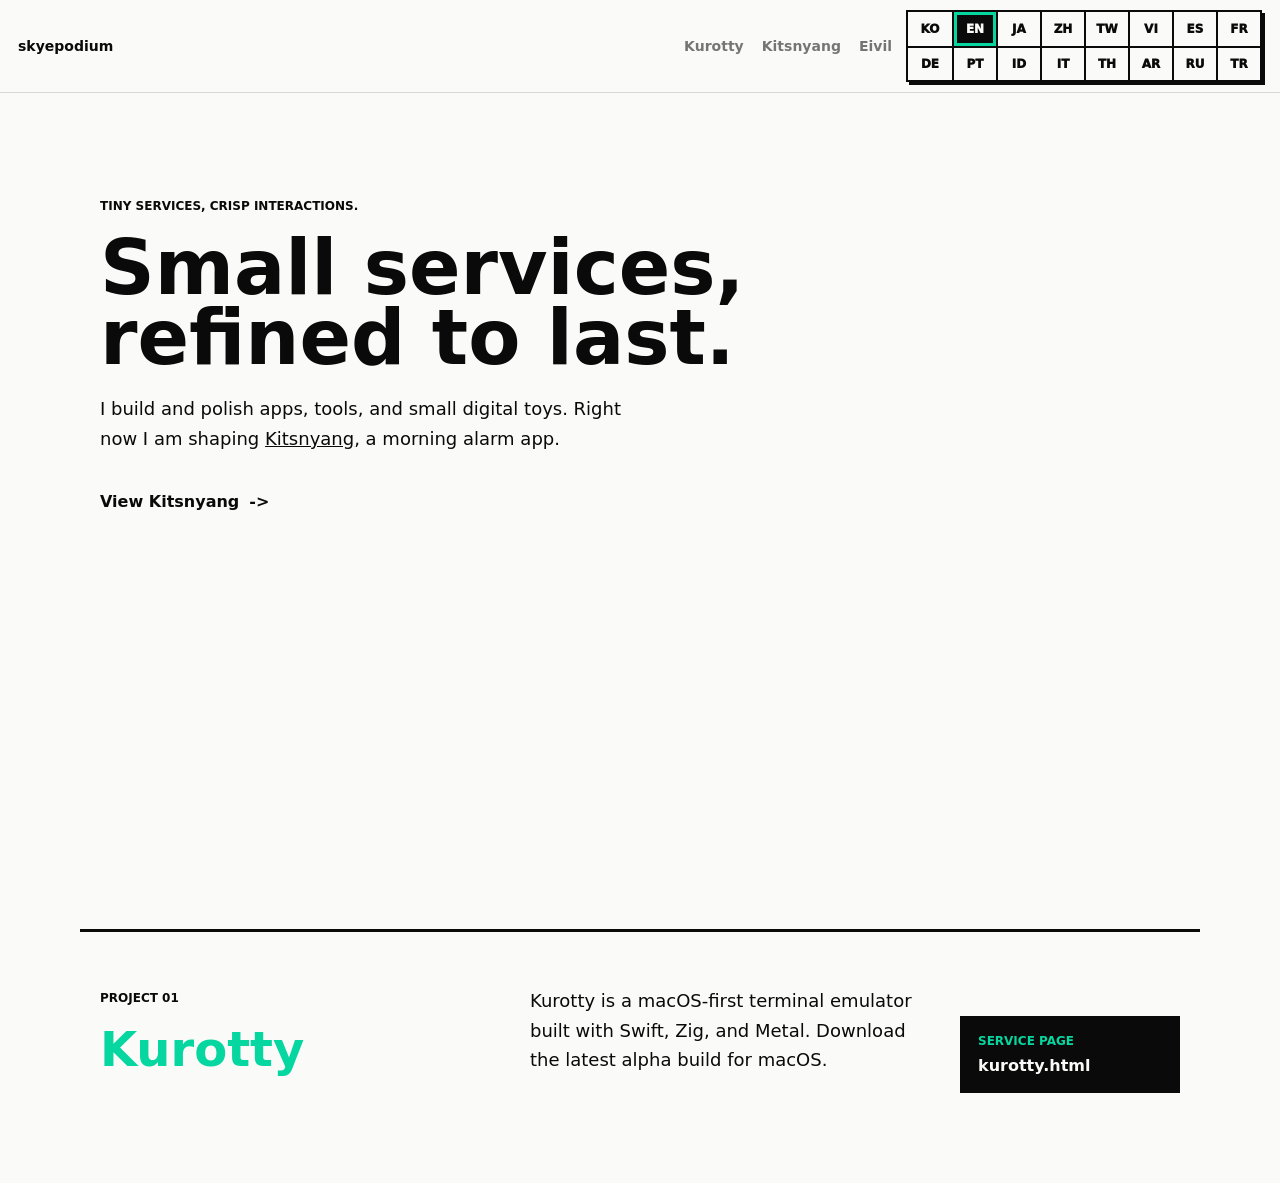
<file: index.html>
<!doctype html>
<html lang="ko">
  <head>
    <meta charset="utf-8" />
    <meta name="viewport" content="width=device-width, initial-scale=1" />
    <meta
      name="description"
      data-i18n-content="home.meta.description"
      content="skyepodium의 작업과 서비스를 소개하는 정적 프로모션 사이트"
    />
    <title data-i18n="home.meta.title">skyepodium</title>
    <link rel="stylesheet" href="./assets/styles/site.css?v=20260607-locale4" />
    <script src="./assets/scripts/site.js?v=20260607-locale3" defer></script>
  </head>
  <body class="home-page">
    <header class="site-header" aria-label="주요 탐색" data-i18n-aria-label="common.header.aria">
      <a class="brand-link" href="./index.html" aria-label="skyepodium 홈" data-i18n-aria-label="common.home.aria">
        skyepodium
      </a>
      <div class="header-tools">
        <nav class="nav-links" aria-label="페이지" data-i18n-aria-label="common.nav.aria">
          <a href="./kurotty.html" data-i18n="kurotty.nav">Kurotty</a>
          <a href="./kitsnyang.html" data-i18n="common.appName">키츠냥</a>
          <a href="./eivil.html">Eivil</a>
        </nav>
        <div
          class="language-switcher"
          data-language-menu
          role="radiogroup"
          aria-label="언어 선택"
          data-i18n-aria-label="common.language.aria"
        >
          <div class="language-menu">
            <button
              type="button"
              role="radio"
              data-language-option="ko"
              aria-label="한국어"
              data-i18n-aria-label="common.language.ko"
            >
              KO
            </button>
            <button
              type="button"
              role="radio"
              data-language-option="en"
              aria-label="English"
              data-i18n-aria-label="common.language.en"
            >
              EN
            </button>
            <button
              type="button"
              role="radio"
              data-language-option="ja"
              aria-label="日本語"
              data-i18n-aria-label="common.language.ja"
            >
              JA
            </button>
            <button
              type="button"
              role="radio"
              data-language-option="zh"
              aria-label="简体中文"
              data-i18n-aria-label="common.language.zh"
            >
              ZH
            </button>
            <button
              type="button"
              role="radio"
              data-language-option="zh-TW"
              aria-label="繁體中文"
              data-i18n-aria-label="common.language.zhTW"
            >
              TW
            </button>
            <button
              type="button"
              role="radio"
              data-language-option="vi"
              aria-label="Tiếng Việt"
              data-i18n-aria-label="common.language.vi"
            >
              VI
            </button>
            <button
              type="button"
              role="radio"
              data-language-option="es"
              aria-label="Español"
              data-i18n-aria-label="common.language.es"
            >
              ES
            </button>
            <button
              type="button"
              role="radio"
              data-language-option="fr"
              aria-label="Français"
              data-i18n-aria-label="common.language.fr"
            >
              FR
            </button>
            <button
              type="button"
              role="radio"
              data-language-option="de"
              aria-label="Deutsch"
              data-i18n-aria-label="common.language.de"
            >
              DE
            </button>
            <button
              type="button"
              role="radio"
              data-language-option="pt"
              aria-label="Português"
              data-i18n-aria-label="common.language.pt"
            >
              PT
            </button>
            <button
              type="button"
              role="radio"
              data-language-option="id"
              aria-label="Bahasa Indonesia"
              data-i18n-aria-label="common.language.id"
            >
              ID
            </button>
            <button
              type="button"
              role="radio"
              data-language-option="it"
              aria-label="Italiano"
              data-i18n-aria-label="common.language.it"
            >
              IT
            </button>
            <button
              type="button"
              role="radio"
              data-language-option="th"
              aria-label="ไทย"
              data-i18n-aria-label="common.language.th"
            >
              TH
            </button>
            <button
              type="button"
              role="radio"
              data-language-option="ar"
              aria-label="العربية"
              data-i18n-aria-label="common.language.ar"
            >
              AR
            </button>
            <button
              type="button"
              role="radio"
              data-language-option="ru"
              aria-label="Русский"
              data-i18n-aria-label="common.language.ru"
            >
              RU
            </button>
            <button
              type="button"
              role="radio"
              data-language-option="tr"
              aria-label="Türkçe"
              data-i18n-aria-label="common.language.tr"
            >
              TR
            </button>
          </div>
        </div>
      </div>
    </header>

    <main>
      <section class="home-hero" aria-labelledby="home-title">
        <p class="eyebrow" data-i18n="home.hero.eyebrow">작은 서비스, 선명한 상호작용.</p>
        <h1 id="home-title" data-i18n-html="home.hero.title">작게 만들고,<br />오래 쓰게 다듬습니다.</h1>
        <p class="home-lead" data-i18n-html="home.hero.lead">
          앱, 도구, 장난감 같은 서비스를 만들고 고칩니다. 지금은 아침 알람 앱
          <a href="./kitsnyang.html">키츠냥</a>을 정리 중입니다.
        </p>
        <div class="home-actions" aria-label="대표 작업" data-i18n-aria-label="home.actions.aria">
          <a class="text-arrow" href="./kitsnyang.html" data-i18n="home.hero.cta">키츠냥 보기</a>
        </div>
      </section>

      <section class="home-project" aria-labelledby="project-title">
        <div>
          <p class="eyebrow">Project 01</p>
          <h2 id="project-title" data-i18n="kurotty.nav">Kurotty</h2>
        </div>
        <p data-i18n="kurotty.meta.description">
          Kurotty is a macOS-first terminal emulator built with Swift, Zig, and Metal. Download the latest alpha build
          for macOS.
        </p>
        <a
          class="project-card-link"
          href="./kurotty.html"
          aria-label="Go to the Kurotty promotion page"
        >
          <span>Service page</span>
          <strong>kurotty.html</strong>
        </a>
      </section>
    </main>
  </body>
</html>
</file>
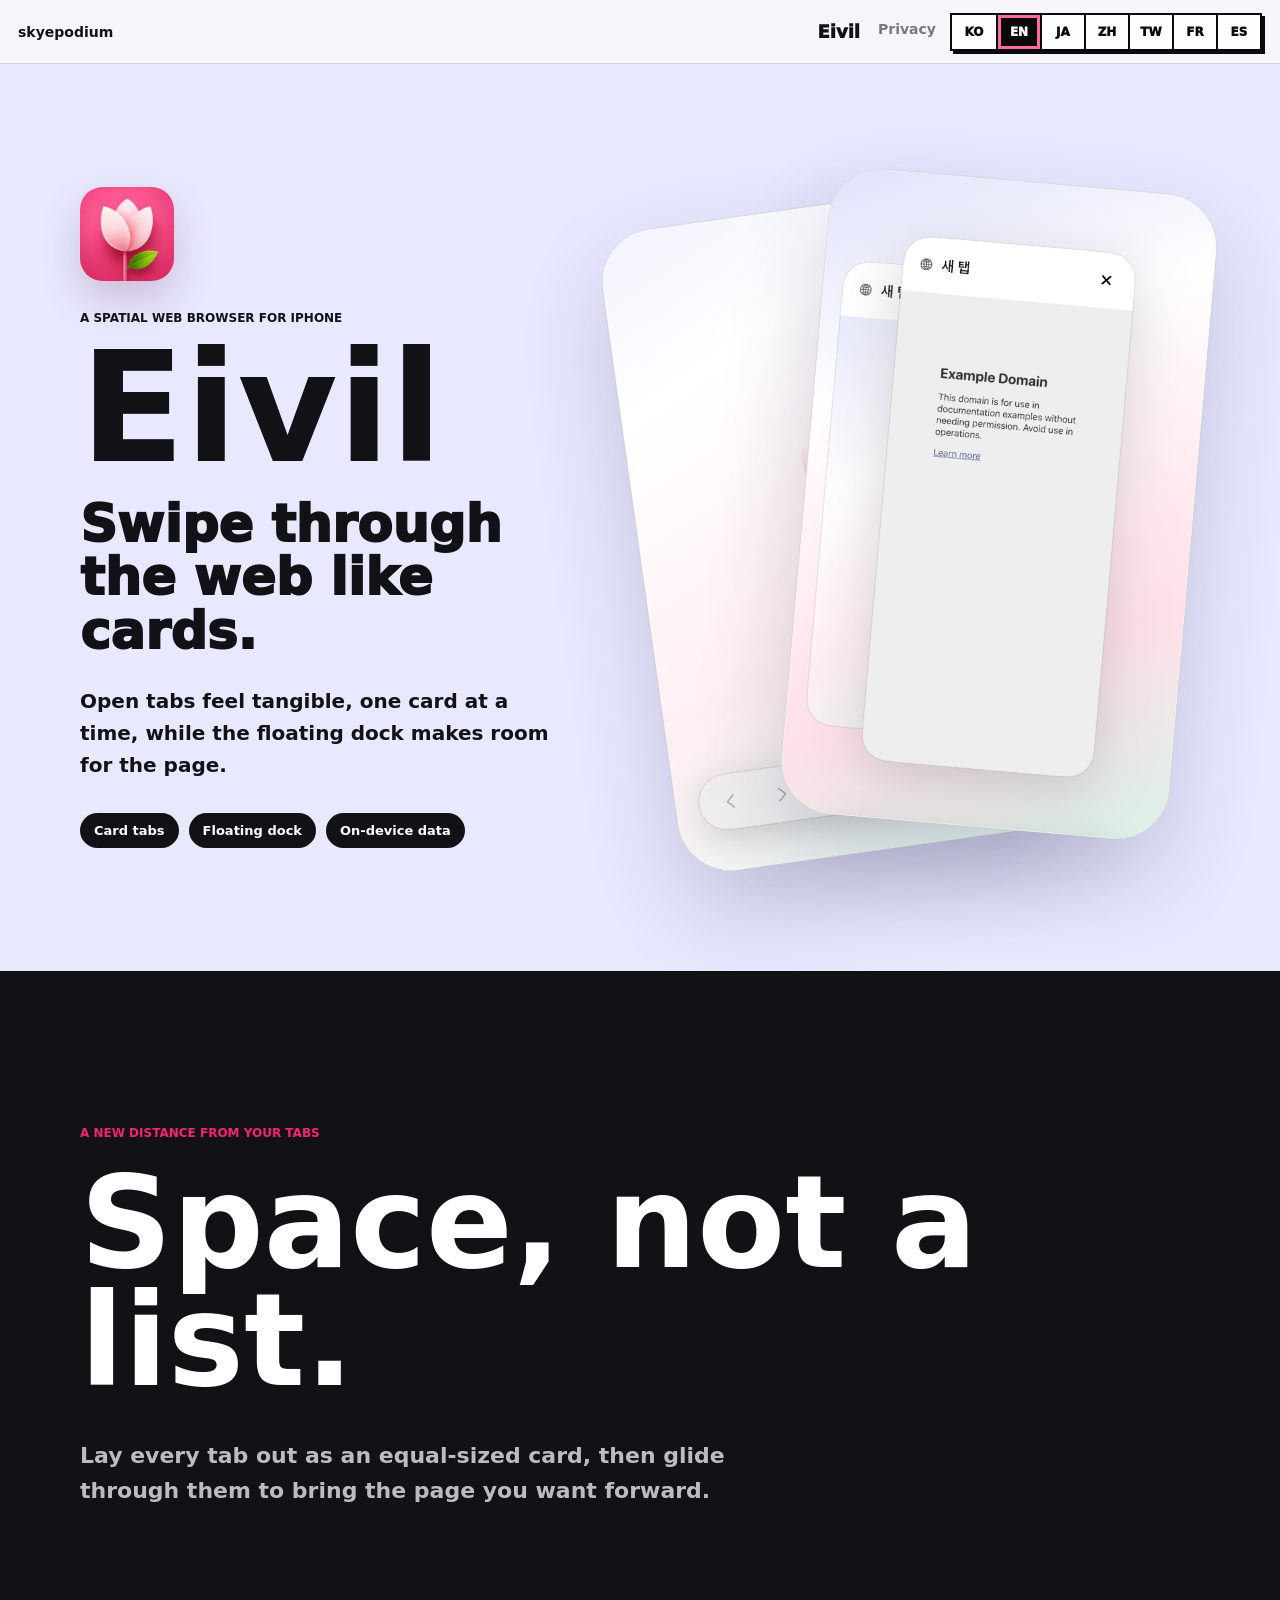
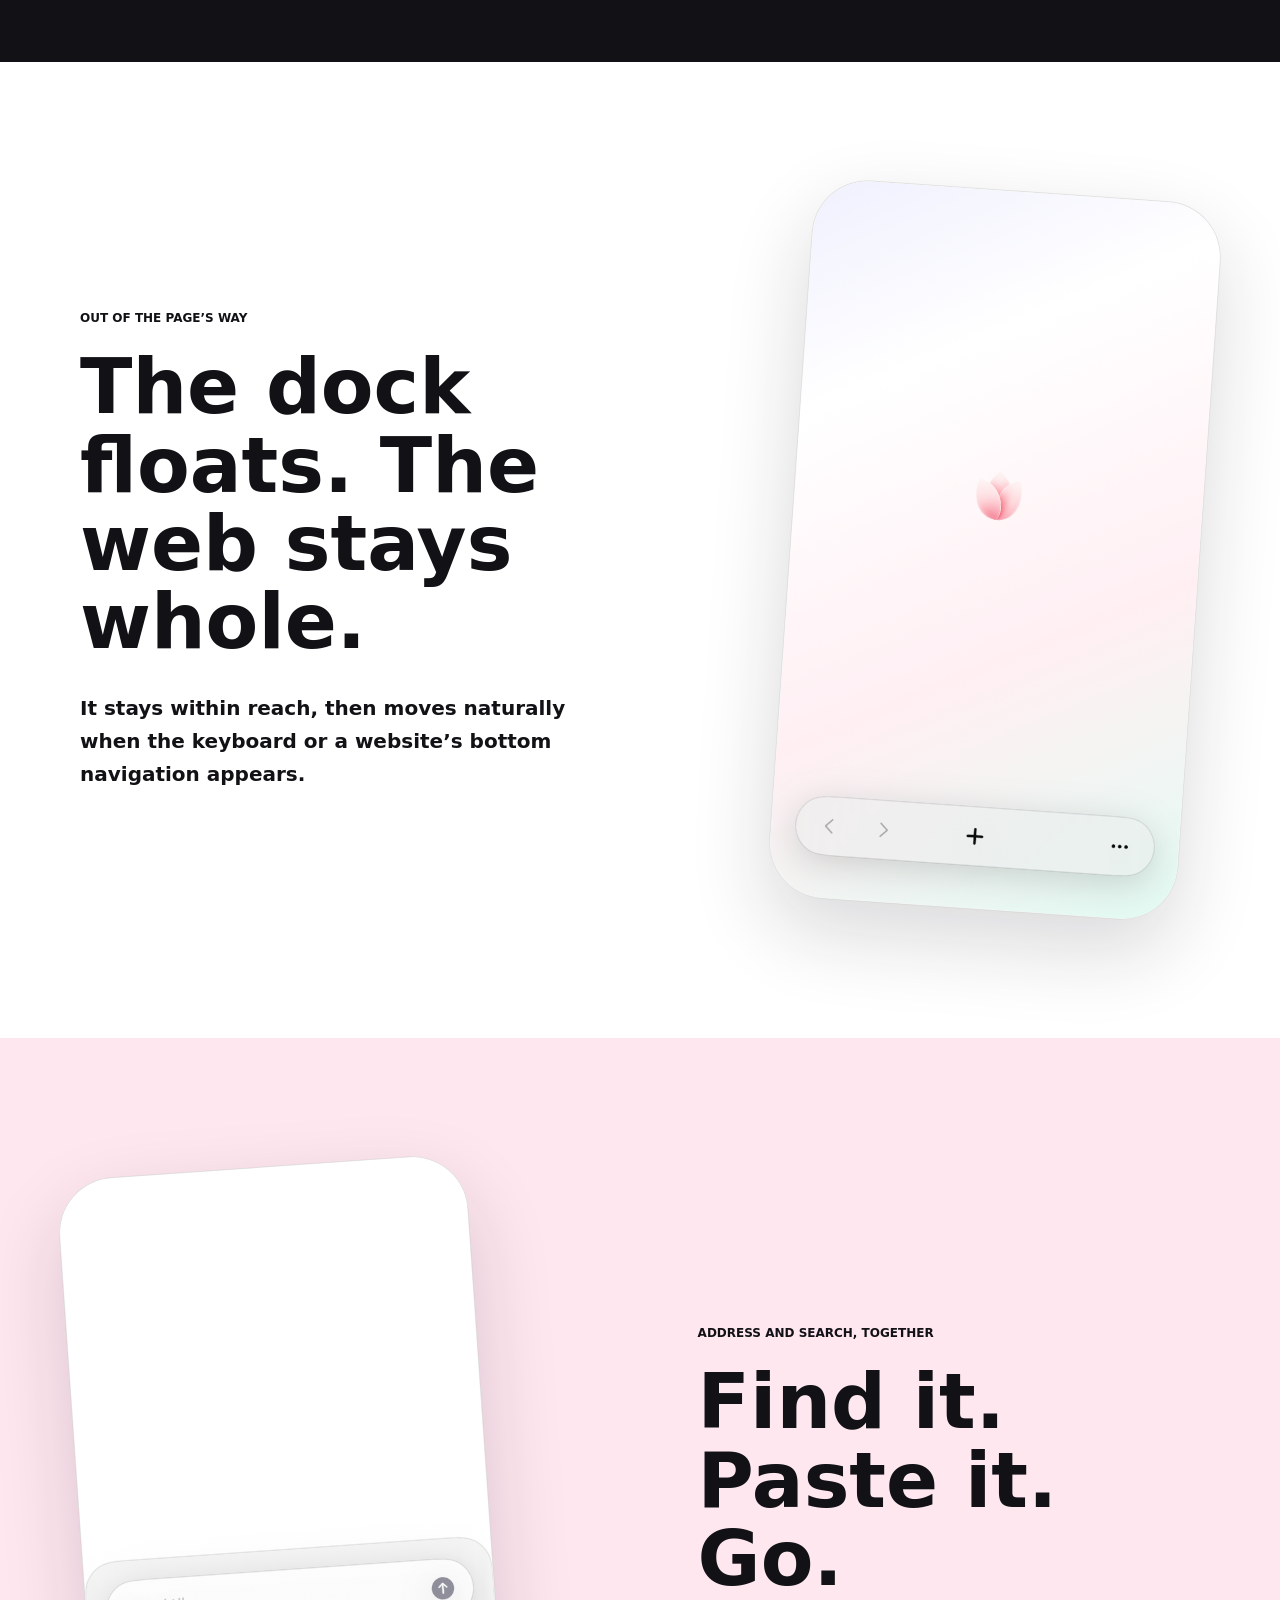
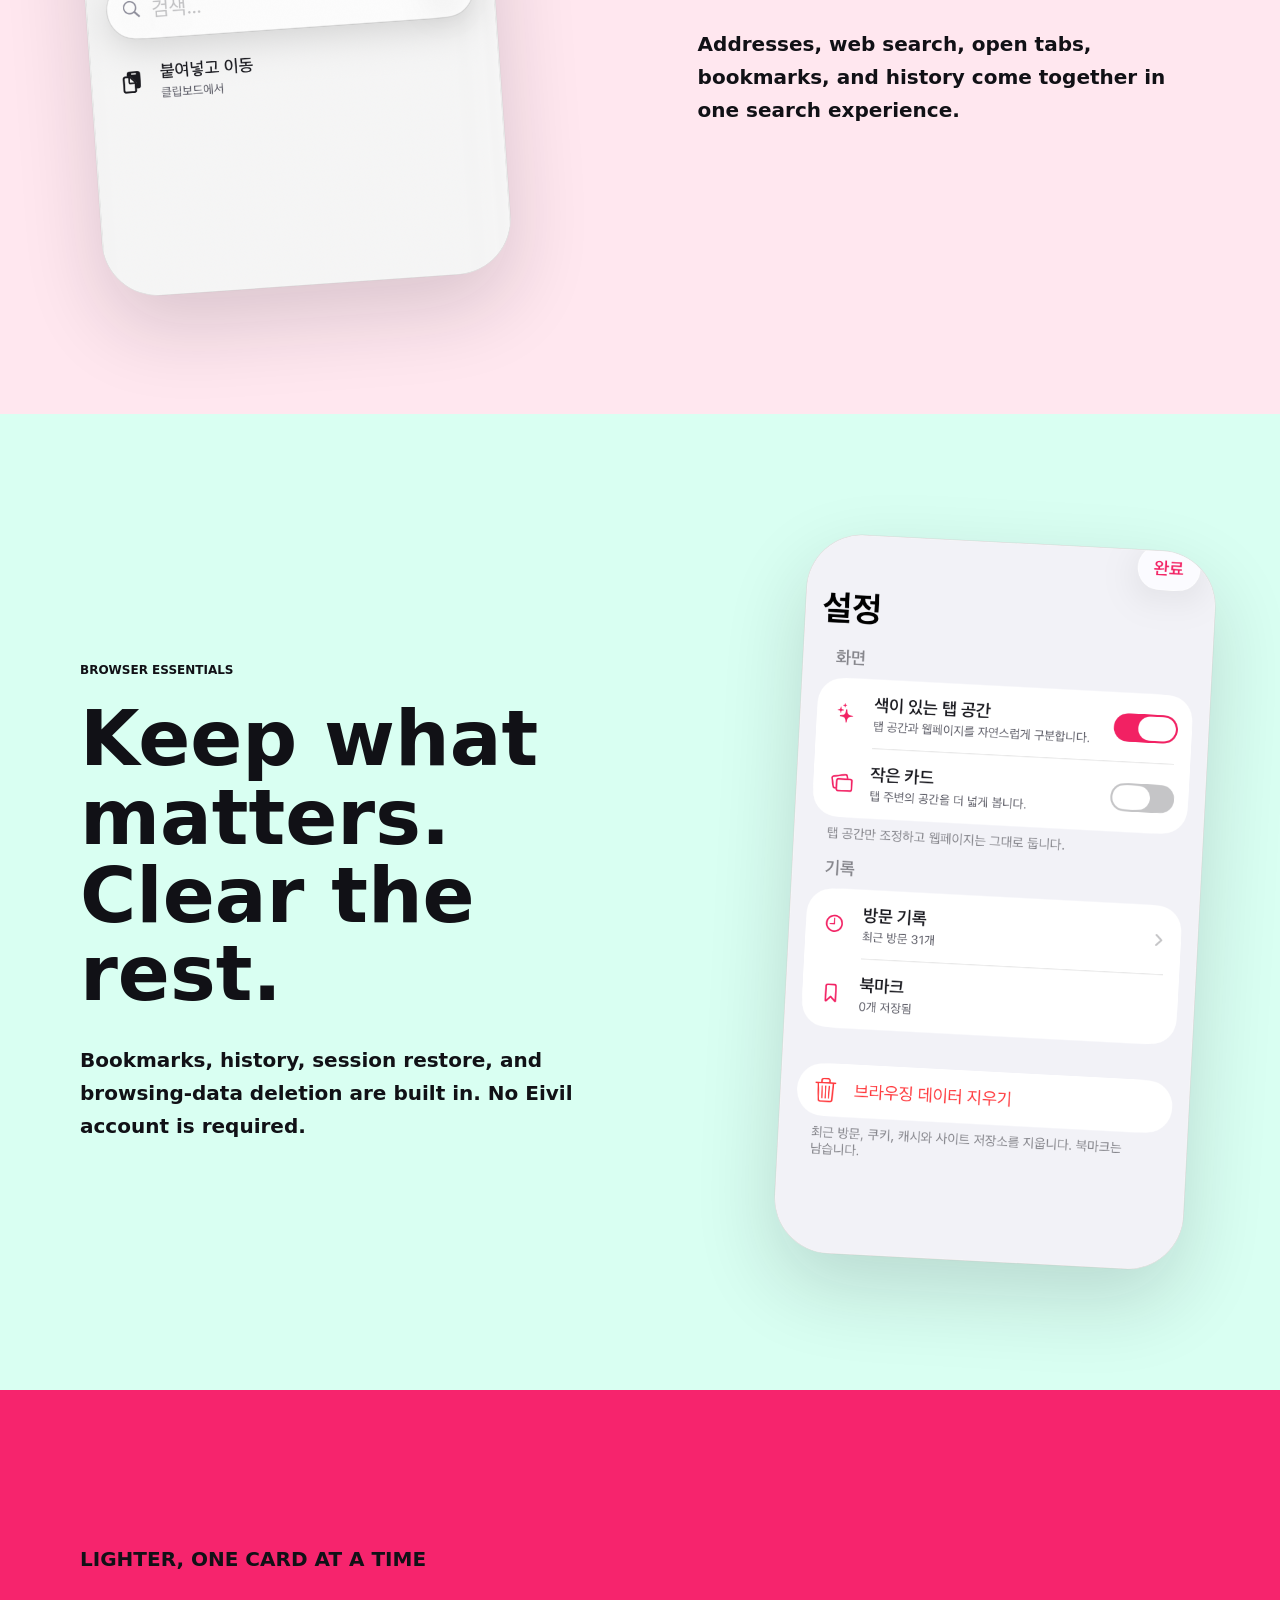
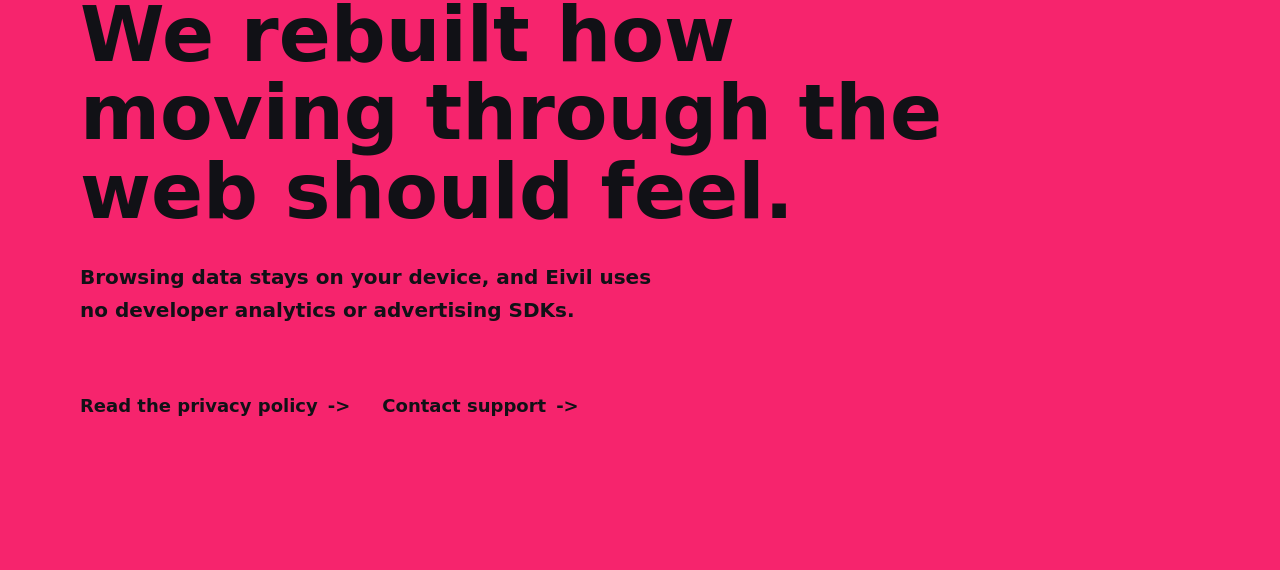
<file: eivil.html>
<!doctype html>
<html lang="ko">
  <head>
    <meta charset="utf-8" />
    <meta name="viewport" content="width=device-width, initial-scale=1" />
    <meta
      name="description"
      data-i18n-content="eivil.meta.description"
      content="Eivil은 열린 탭을 카드처럼 넘기고, 웹페이지와 자연스럽게 어우러지는 플로팅 독으로 탐색하는 iPhone 웹 브라우저입니다."
    />
    <title data-i18n="eivil.meta.title">Eivil - 웹을 카드처럼 넘기는 브라우저</title>
    <link rel="stylesheet" href="./assets/styles/site.css?v=20260810-eivil1" />
    <script src="./assets/scripts/site.js?v=20260810-eivil1" defer></script>
  </head>
  <body
    class="eivil-page"
    data-default-language="ko"
    data-supported-languages="ko,en,ja,zh,zh-TW,fr,es"
  >
    <header class="site-header" aria-label="주요 탐색" data-i18n-aria-label="common.header.aria">
      <a class="brand-link" href="./index.html" aria-label="skyepodium 홈" data-i18n-aria-label="common.home.aria">
        skyepodium
      </a>
      <div class="header-tools">
        <nav class="nav-links" aria-label="페이지" data-i18n-aria-label="common.nav.aria">
          <a aria-current="page" href="./eivil.html">Eivil</a>
          <a href="./eivil/privacy.html" data-i18n="common.privacy">개인정보</a>
        </nav>
        <div
          class="language-switcher"
          data-language-menu
          role="radiogroup"
          aria-label="언어 선택"
          data-i18n-aria-label="common.language.aria"
        >
          <div class="language-menu eivil-language-menu">
            <button type="button" role="radio" data-language-option="ko" aria-label="한국어">KO</button>
            <button type="button" role="radio" data-language-option="en" aria-label="English">EN</button>
            <button type="button" role="radio" data-language-option="ja" aria-label="日本語">JA</button>
            <button type="button" role="radio" data-language-option="zh" aria-label="简体中文">ZH</button>
            <button type="button" role="radio" data-language-option="zh-TW" aria-label="繁體中文">TW</button>
            <button type="button" role="radio" data-language-option="fr" aria-label="Français">FR</button>
            <button type="button" role="radio" data-language-option="es" aria-label="Español">ES</button>
          </div>
        </div>
      </div>
    </header>

    <main>
      <section class="eivil-hero" aria-labelledby="eivil-title">
        <div class="eivil-hero-copy">
          <img class="eivil-app-icon" src="./assets/images/eivil-app-icon.png" alt="Eivil 앱 아이콘" data-i18n-alt="eivil.icon.alt" />
          <p class="eyebrow" data-i18n="eivil.hero.eyebrow">iPhone을 위한 공간형 웹 브라우저</p>
          <h1 id="eivil-title">Eivil</h1>
          <p class="eivil-hero-line" data-i18n="eivil.hero.title">웹을 카드처럼 넘기세요.</p>
          <p class="eivil-hero-lead" data-i18n="eivil.hero.lead">
            열린 탭은 한 장씩 손에 잡히고, 플로팅 독은 웹페이지에 맞춰 자리를 비웁니다.
          </p>
          <div class="eivil-proof" aria-label="Eivil 핵심 특징" data-i18n-aria-label="eivil.proof.aria">
            <span data-i18n="eivil.proof.cards">카드형 탭</span>
            <span data-i18n="eivil.proof.dock">플로팅 독</span>
            <span data-i18n="eivil.proof.local">기기 내 저장</span>
          </div>
        </div>
        <div class="eivil-hero-stage" aria-label="Eivil 탭 화면" data-i18n-aria-label="eivil.heroStage.aria">
          <div class="eivil-screen eivil-screen-back">
            <img src="./assets/images/eivil-dock.png" alt="웹페이지 아래에 떠 있는 Eivil 플로팅 독" data-i18n-alt="eivil.dock.alt" />
          </div>
          <div class="eivil-screen eivil-screen-front">
            <img src="./assets/images/eivil-tab-overview.png" alt="카드처럼 겹쳐진 Eivil 탭 목록" data-i18n-alt="eivil.tabs.alt" />
          </div>
        </div>
      </section>

      <section class="eivil-statement" aria-labelledby="eivil-statement-title">
        <p class="eyebrow" data-i18n="eivil.statement.eyebrow">탭을 보는 새로운 거리</p>
        <h2 id="eivil-statement-title" data-i18n="eivil.statement.title">목록 대신, 공간.</h2>
        <p data-i18n="eivil.statement.body">
          모든 탭을 같은 크기의 카드로 펼치고, 손가락으로 스르륵 넘겨 원하는 페이지를 앞으로 가져오세요.
        </p>
      </section>

      <section class="eivil-feature eivil-feature-dock" aria-labelledby="eivil-dock-title">
        <div class="eivil-feature-copy">
          <p class="eyebrow" data-i18n="eivil.dock.eyebrow">페이지를 가리지 않게</p>
          <h2 id="eivil-dock-title" data-i18n="eivil.dock.title">독은 떠 있고,<br />웹은 그대로.</h2>
          <p data-i18n="eivil.dock.body">
            손가락 가까이에 머물다가 키보드나 웹사이트의 하단 메뉴가 나타나면 자연스럽게 자리를 비웁니다.
          </p>
        </div>
        <figure class="eivil-feature-screen eivil-feature-screen-dock">
          <img src="./assets/images/eivil-dock.png" alt="페이지 색과 어우러지는 Eivil 플로팅 독" data-i18n-alt="eivil.dock.alt" />
        </figure>
      </section>

      <section class="eivil-feature eivil-feature-search" aria-labelledby="eivil-search-title">
        <figure class="eivil-feature-screen eivil-feature-screen-search">
          <img src="./assets/images/eivil-search.png" alt="Eivil 검색 및 주소 입력 화면" data-i18n-alt="eivil.search.alt" />
        </figure>
        <div class="eivil-feature-copy">
          <p class="eyebrow" data-i18n="eivil.search.eyebrow">주소와 검색을 한곳에서</p>
          <h2 id="eivil-search-title" data-i18n="eivil.search.title">찾고, 붙여넣고,<br />바로 이동.</h2>
          <p data-i18n="eivil.search.body">
            주소 입력과 웹 검색, 열린 탭, 북마크와 방문 기록을 하나의 검색 경험으로 연결합니다.
          </p>
        </div>
      </section>

      <section class="eivil-library" aria-labelledby="eivil-library-title">
        <div class="eivil-library-copy">
          <p class="eyebrow" data-i18n="eivil.library.eyebrow">필요한 브라우저 기본기</p>
          <h2 id="eivil-library-title" data-i18n="eivil.library.title">기억할 것은 남기고,<br />지울 것은 한 번에.</h2>
          <p data-i18n="eivil.library.body">
            북마크, 방문 기록, 세션 복원과 브라우징 데이터 삭제를 지원합니다. Eivil 계정은 필요하지 않습니다.
          </p>
        </div>
        <figure class="eivil-library-screen">
          <img src="./assets/images/eivil-settings.png" alt="방문 기록과 북마크가 표시된 Eivil 설정 화면" data-i18n-alt="eivil.settings.alt" />
        </figure>
      </section>

      <section class="eivil-closing" aria-labelledby="eivil-closing-title">
        <p class="eyebrow" data-i18n="eivil.closing.eyebrow">한 장씩 더 가볍게</p>
        <h2 id="eivil-closing-title" data-i18n="eivil.closing.title">웹을 움직이는 감각부터<br />다시 만들었습니다.</h2>
        <p data-i18n="eivil.closing.body">
          탐색 데이터는 기기에 저장되며, 개발자 분석 도구나 광고 SDK를 사용하지 않습니다.
        </p>
        <div class="eivil-closing-links">
          <a class="text-arrow" href="./eivil/privacy.html" data-i18n="eivil.closing.privacy">개인정보 처리방침 보기</a>
          <a class="text-arrow" href="mailto:skyepodium@gmail.com" data-i18n="eivil.closing.support">문의하기</a>
        </div>
      </section>
    </main>
  </body>
</html>
</file>
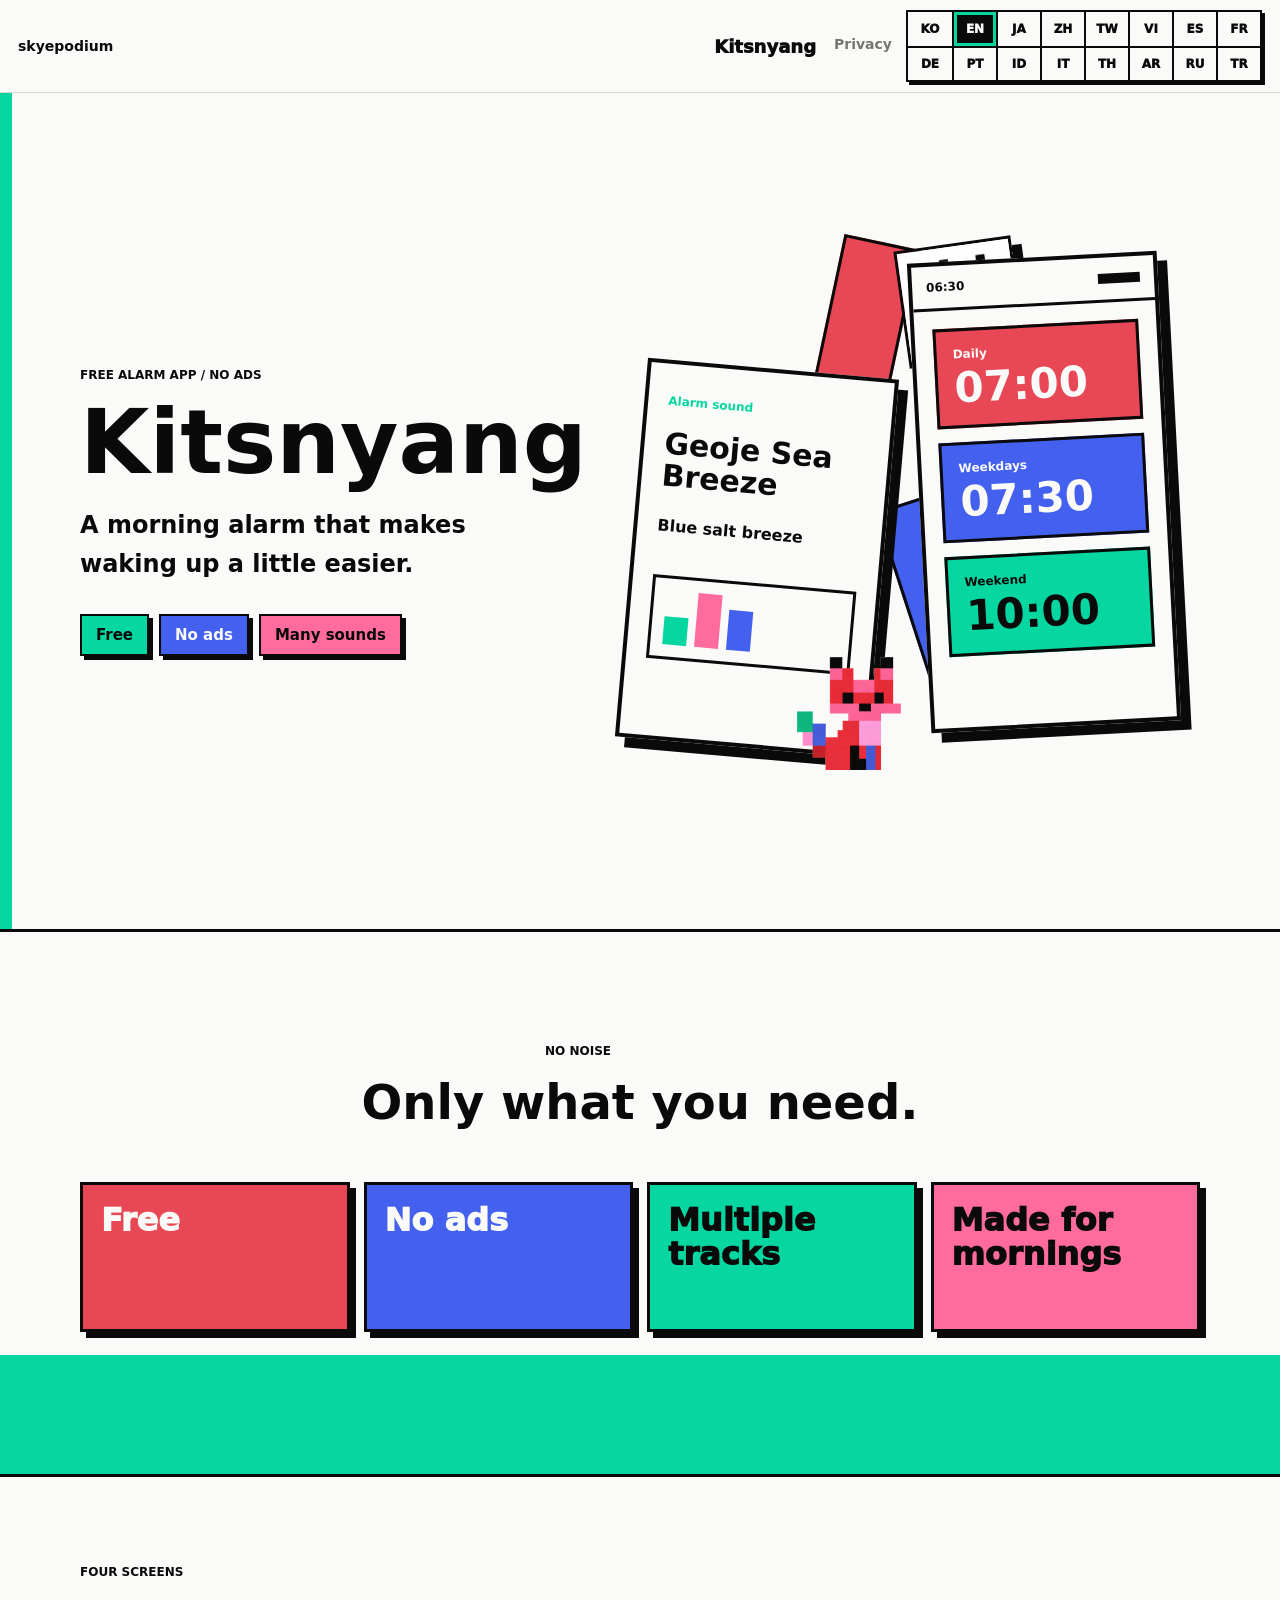
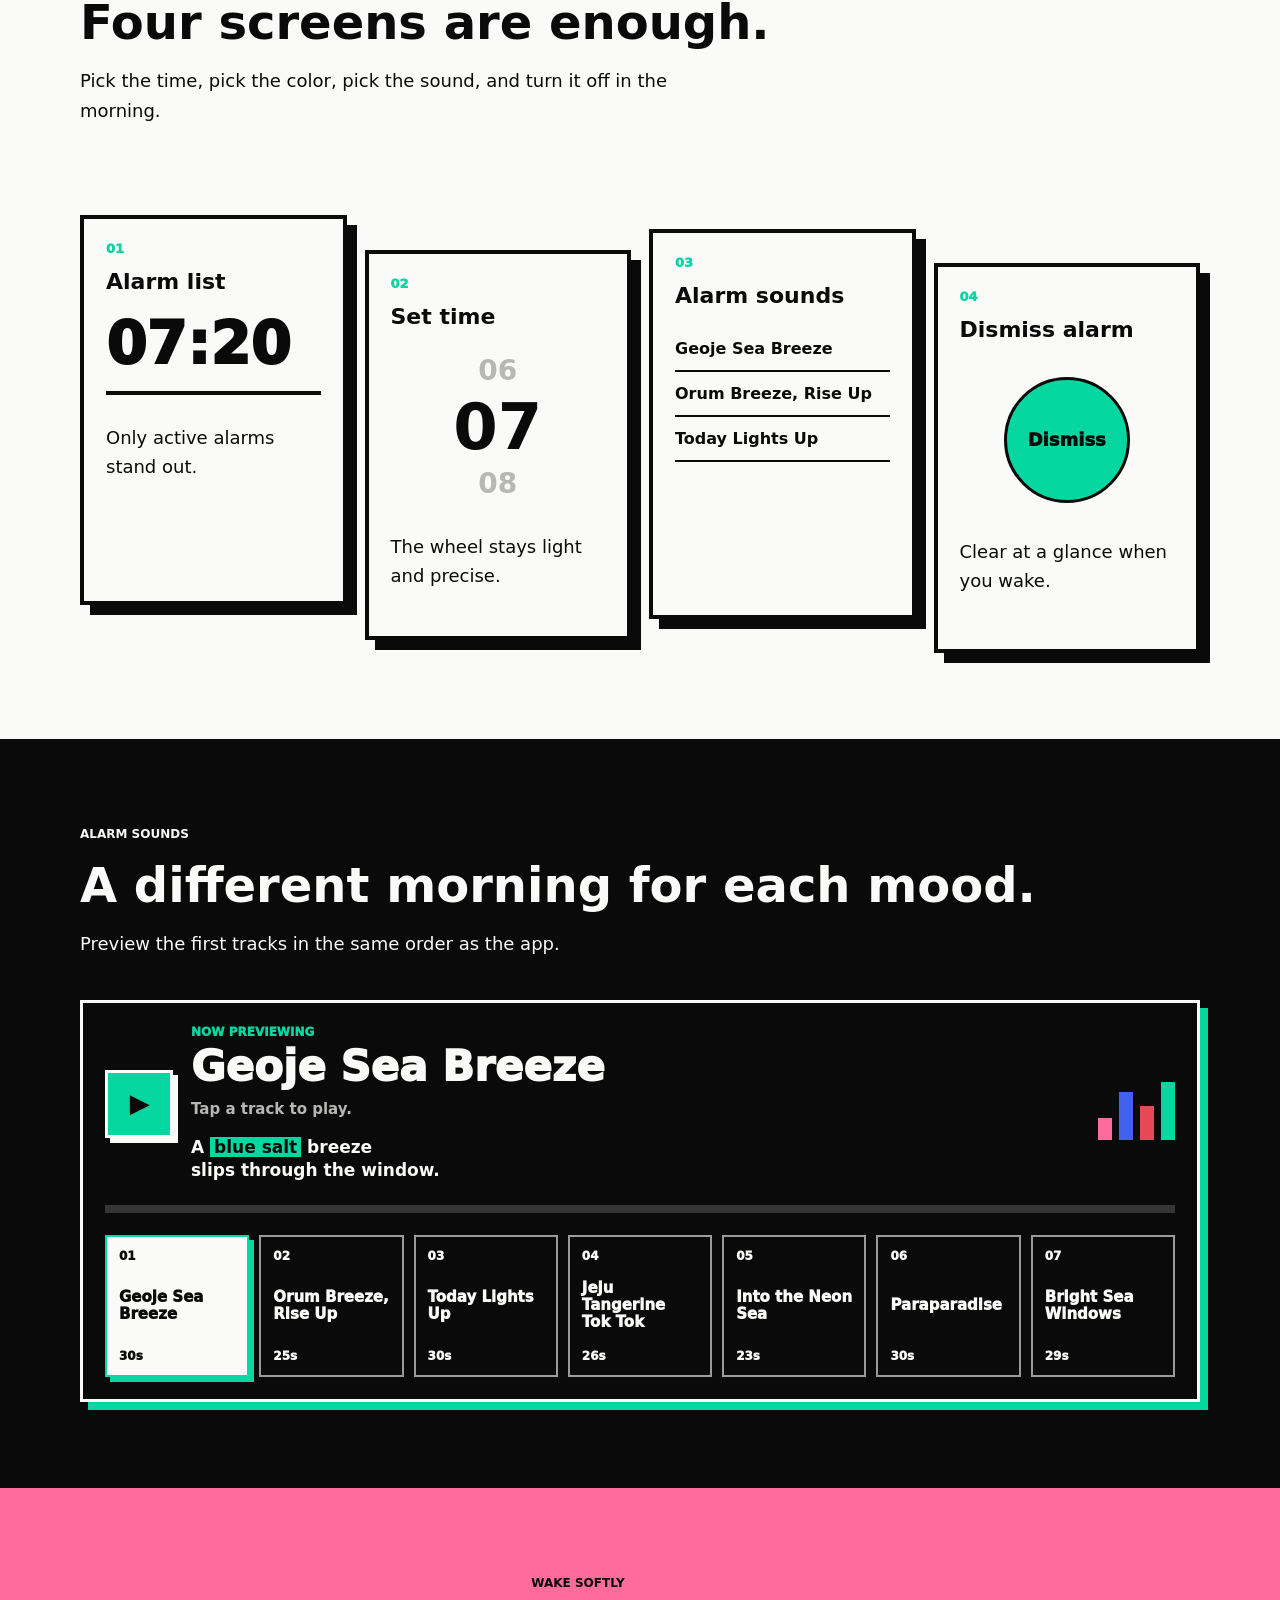
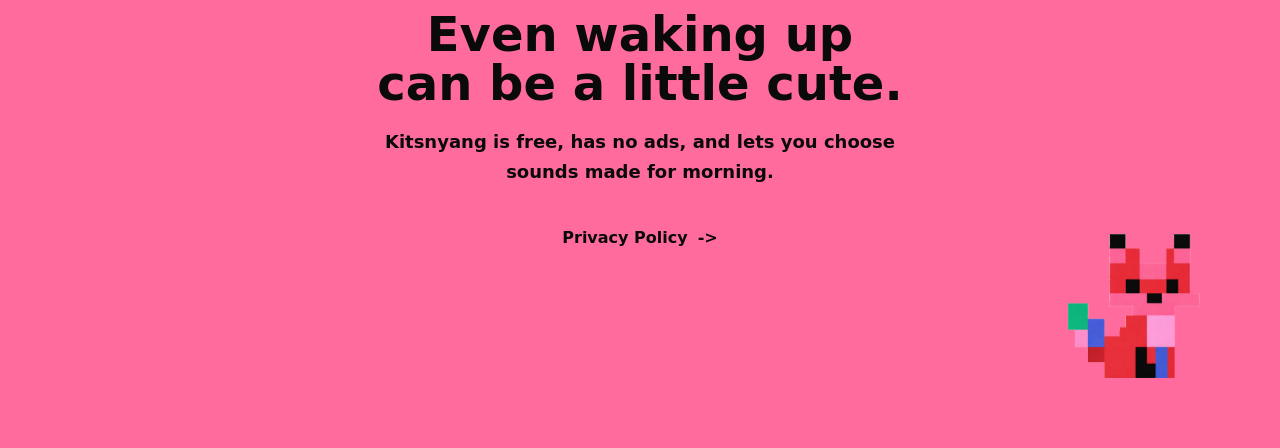
<file: kitsnyang.html>
<!doctype html>
<html lang="ko">
  <head>
    <meta charset="utf-8" />
    <meta name="viewport" content="width=device-width, initial-scale=1" />
    <meta
      name="description"
      data-i18n-content="kitsnyang.meta.description"
      content="키츠냥은 무료이고 광고 없는 아침 알람 앱입니다. 여러 알림음과 감각적인 알람 설정 화면을 제공합니다."
    />
    <title data-i18n="kitsnyang.meta.title">키츠냥 - 아침을 조금 덜 미워하게 만드는 알람</title>
    <link rel="stylesheet" href="./assets/styles/site.css?v=20260607-locale4" />
    <script src="./assets/scripts/site.js?v=20260607-locale3" defer></script>
  </head>
  <body class="kitsnyang-page">
    <header class="site-header" aria-label="주요 탐색" data-i18n-aria-label="common.header.aria">
      <a class="brand-link" href="./index.html" aria-label="skyepodium 홈" data-i18n-aria-label="common.home.aria">
        skyepodium
      </a>
      <div class="header-tools">
        <nav class="nav-links" aria-label="페이지" data-i18n-aria-label="common.nav.aria">
          <a aria-current="page" href="./kitsnyang.html" data-i18n="common.appName">키츠냥</a>
          <a href="./kitsnyang/privacy.html" data-i18n="common.privacy">개인정보</a>
        </nav>
        <div
          class="language-switcher"
          data-language-menu
          role="radiogroup"
          aria-label="언어 선택"
          data-i18n-aria-label="common.language.aria"
        >
          <div class="language-menu">
            <button
              type="button"
              role="radio"
              data-language-option="ko"
              aria-label="한국어"
              data-i18n-aria-label="common.language.ko"
            >
              KO
            </button>
            <button
              type="button"
              role="radio"
              data-language-option="en"
              aria-label="English"
              data-i18n-aria-label="common.language.en"
            >
              EN
            </button>
            <button
              type="button"
              role="radio"
              data-language-option="ja"
              aria-label="日本語"
              data-i18n-aria-label="common.language.ja"
            >
              JA
            </button>
            <button
              type="button"
              role="radio"
              data-language-option="zh"
              aria-label="简体中文"
              data-i18n-aria-label="common.language.zh"
            >
              ZH
            </button>
            <button
              type="button"
              role="radio"
              data-language-option="zh-TW"
              aria-label="繁體中文"
              data-i18n-aria-label="common.language.zhTW"
            >
              TW
            </button>
            <button
              type="button"
              role="radio"
              data-language-option="vi"
              aria-label="Tiếng Việt"
              data-i18n-aria-label="common.language.vi"
            >
              VI
            </button>
            <button
              type="button"
              role="radio"
              data-language-option="es"
              aria-label="Español"
              data-i18n-aria-label="common.language.es"
            >
              ES
            </button>
            <button
              type="button"
              role="radio"
              data-language-option="fr"
              aria-label="Français"
              data-i18n-aria-label="common.language.fr"
            >
              FR
            </button>
            <button
              type="button"
              role="radio"
              data-language-option="de"
              aria-label="Deutsch"
              data-i18n-aria-label="common.language.de"
            >
              DE
            </button>
            <button
              type="button"
              role="radio"
              data-language-option="pt"
              aria-label="Português"
              data-i18n-aria-label="common.language.pt"
            >
              PT
            </button>
            <button
              type="button"
              role="radio"
              data-language-option="id"
              aria-label="Bahasa Indonesia"
              data-i18n-aria-label="common.language.id"
            >
              ID
            </button>
            <button
              type="button"
              role="radio"
              data-language-option="it"
              aria-label="Italiano"
              data-i18n-aria-label="common.language.it"
            >
              IT
            </button>
            <button
              type="button"
              role="radio"
              data-language-option="th"
              aria-label="ไทย"
              data-i18n-aria-label="common.language.th"
            >
              TH
            </button>
            <button
              type="button"
              role="radio"
              data-language-option="ar"
              aria-label="العربية"
              data-i18n-aria-label="common.language.ar"
            >
              AR
            </button>
            <button
              type="button"
              role="radio"
              data-language-option="ru"
              aria-label="Русский"
              data-i18n-aria-label="common.language.ru"
            >
              RU
            </button>
            <button
              type="button"
              role="radio"
              data-language-option="tr"
              aria-label="Türkçe"
              data-i18n-aria-label="common.language.tr"
            >
              TR
            </button>
          </div>
        </div>
      </div>
    </header>

    <main>
      <section class="hero section-band section-green" aria-labelledby="kitsnyang-title">
        <div class="hero-copy">
          <p class="eyebrow" data-i18n="kitsnyang.hero.eyebrow">무료 알람 앱 / 광고 없음</p>
          <h1 id="kitsnyang-title" data-i18n="common.appName">키츠냥</h1>
          <p class="hero-line" data-i18n="kitsnyang.hero.line">아침을 조금 덜 미워하게 만드는 알람.</p>
          <div class="proof-row" aria-label="키츠냥 핵심 특징" data-i18n-aria-label="kitsnyang.proof.aria">
            <span data-i18n="kitsnyang.proof.free">무료</span>
            <span data-i18n="kitsnyang.proof.noAds">광고 없음</span>
            <span data-i18n="kitsnyang.proof.sounds">여러 알림음</span>
          </div>
        </div>

        <div
          class="hero-stage"
          data-hero-stage
          aria-label="키츠냥 앱 화면 미리보기"
          data-i18n-aria-label="kitsnyang.heroStage.aria"
        >
          <div class="color-rail rail-red" aria-hidden="true"></div>
          <div class="color-rail rail-blue" aria-hidden="true"></div>
          <img
            class="app-icon-tile"
            src="./assets/images/kitsnyang-app-icon.png"
            alt="키츠냥 앱 아이콘"
            data-i18n-alt="kitsnyang.icon.alt"
          />
          <div
            class="phone-mock hero-phone phone-main"
            aria-label="알람 목록 화면 예시"
            data-i18n-aria-label="kitsnyang.phone.list.aria"
          >
            <div class="phone-top">
              <span>06:30</span>
              <span class="phone-pill"></span>
            </div>
            <div class="alarm-list">
              <div class="alarm-item accent-red">
                <span data-i18n="kitsnyang.alarm.daily">매일</span>
                <strong>07:00</strong>
              </div>
              <div class="alarm-item accent-blue">
                <span data-i18n="kitsnyang.alarm.weekdays">평일</span>
                <strong>07:30</strong>
              </div>
              <div class="alarm-item accent-green">
                <span data-i18n="kitsnyang.alarm.weekend">주말</span>
                <strong>10:00</strong>
              </div>
            </div>
          </div>
          <div
            class="phone-mock hero-phone phone-side"
            aria-label="알림음 선택 화면 예시"
            data-i18n-aria-label="kitsnyang.phone.sound.aria"
          >
            <div class="sound-screen">
              <span class="screen-label" data-i18n="kitsnyang.sound.label">알림음</span>
              <strong data-i18n="kitsnyang.sound.featured">오늘이 켜져</strong>
              <p data-i18n="kitsnyang.sound.caption">띵띵, 눈을 떠</p>
              <div class="mini-player">
                <span></span>
                <span></span>
                <span></span>
              </div>
            </div>
          </div>
          <img
            class="scroll-cat"
            data-cat
            src="./assets/images/kitsnyang-cat.png"
            alt=""
            aria-hidden="true"
          />
        </div>
      </section>

      <section class="statement section-band" aria-labelledby="statement-title">
        <p class="eyebrow" data-i18n="kitsnyang.statement.eyebrow">소음 없이</p>
        <h2 id="statement-title" data-i18n="kitsnyang.statement.title">필요한 것만 남겼습니다.</h2>
        <div class="statement-grid">
          <p class="statement-word color-red" data-i18n="kitsnyang.statement.free">무료</p>
          <p class="statement-word color-blue" data-i18n="kitsnyang.statement.noAds">광고 없음</p>
          <p class="statement-word color-green" data-i18n="kitsnyang.statement.music">음악 여러 개</p>
          <p class="statement-word color-pink" data-i18n="kitsnyang.statement.morning">아침 전용</p>
        </div>
      </section>

      <section class="showcase section-band section-white" aria-labelledby="screen-title">
        <div class="section-heading">
          <p class="eyebrow" data-i18n="kitsnyang.showcase.eyebrow">네 개의 화면</p>
          <h2 id="screen-title" data-i18n="kitsnyang.showcase.title">네 화면이면 충분해요.</h2>
          <p data-i18n="kitsnyang.showcase.body">시간을 고르고, 색을 고르고, 소리를 고르고, 아침에 끄면 끝.</p>
        </div>

        <div class="screen-stack" aria-label="키츠냥 주요 화면 4개" data-i18n-aria-label="kitsnyang.showcase.aria">
          <article class="phone-mock showcase-phone reveal">
            <span class="screen-kicker">01</span>
            <h3 data-i18n="kitsnyang.screen.list.title">알람 목록</h3>
            <div class="screen-time">07:20</div>
            <p data-i18n="kitsnyang.screen.list.body">켜진 알람만 선명하게.</p>
          </article>
          <article class="phone-mock showcase-phone reveal">
            <span class="screen-kicker">02</span>
            <h3 data-i18n="kitsnyang.screen.time.title">시간 설정</h3>
            <div class="wheel-preview">
              <span>06</span>
              <strong>07</strong>
              <span>08</span>
            </div>
            <p data-i18n="kitsnyang.screen.time.body">휠은 가볍고 정확하게.</p>
          </article>
          <article class="phone-mock showcase-phone reveal">
            <span class="screen-kicker">03</span>
            <h3 data-i18n="kitsnyang.screen.sound.title">알림음</h3>
            <ul class="sound-lines">
              <li data-i18n="kitsnyang.sound.geoje">거제도의 바람</li>
              <li data-i18n="kitsnyang.sound.orum">오름바람 올라라</li>
              <li data-i18n="kitsnyang.sound.today">오늘이 켜져</li>
            </ul>
          </article>
          <article class="phone-mock showcase-phone reveal">
            <span class="screen-kicker">04</span>
            <h3 data-i18n="kitsnyang.screen.dismiss.title">알람 해제</h3>
            <div class="dismiss-dot" data-i18n="kitsnyang.screen.dismiss.action">끄기</div>
            <p data-i18n="kitsnyang.screen.dismiss.body">눈 뜨면 바로 알 수 있게.</p>
          </article>
        </div>
      </section>

      <section class="sounds section-band section-black" aria-labelledby="sound-title">
        <div class="section-heading">
          <p class="eyebrow" data-i18n="kitsnyang.sounds.eyebrow">알림음</p>
          <h2 id="sound-title" data-i18n="kitsnyang.sounds.title">기분마다 다른 아침.</h2>
          <p data-i18n="kitsnyang.sounds.body">앱의 첫 순서대로, 지금 바로 짧게 들어보세요.</p>
        </div>
        <div
          class="sound-player"
          data-sound-player
          aria-label="대표 알림음 재생 플레이어"
          data-i18n-aria-label="kitsnyang.sounds.aria"
        >
          <div class="player-now">
            <button
              class="player-toggle"
              type="button"
              data-player-toggle
              aria-label="재생"
              data-player-play-label="kitsnyang.player.play"
              data-player-pause-label="kitsnyang.player.pause"
            >
              <span data-player-toggle-icon>▶</span>
            </button>
            <div class="player-copy">
              <span data-i18n="kitsnyang.player.eyebrow">지금 미리듣기</span>
              <strong data-player-title data-i18n="kitsnyang.sound.geoje">거제도의 바람</strong>
              <p class="player-status" data-player-status>트랙을 눌러 재생하세요.</p>
              <p class="player-poem" data-player-poem>창문틈으로 번진,<br /><mark>푸른바다</mark>의 냄새</p>
            </div>
            <div class="player-bars" aria-hidden="true">
              <span></span>
              <span></span>
              <span></span>
              <span></span>
            </div>
          </div>
          <div class="player-progress" aria-hidden="true">
            <span data-player-progress></span>
          </div>
          <div class="track-list">
            <button
              class="track-button"
              type="button"
              data-track-id="geoje_island_breeze"
              data-track-key="kitsnyang.sound.geoje"
              data-track-poem-key="kitsnyang.sound.geoje.poem"
              data-track-highlight-key="kitsnyang.sound.geoje.highlight"
              data-audio-src="./assets/music/geoje_island_breeze.mp3"
            >
              <span>01</span>
              <strong data-i18n="kitsnyang.sound.geoje">거제도의 바람</strong>
              <em>30s</em>
            </button>
            <button
              class="track-button"
              type="button"
              data-track-id="orum_baram_ollara"
              data-track-key="kitsnyang.sound.orum"
              data-track-poem-key="kitsnyang.sound.orum.poem"
              data-track-highlight-key="kitsnyang.sound.orum.highlight"
              data-audio-src="./assets/music/orum_baram_ollara.mp3"
            >
              <span>02</span>
              <strong data-i18n="kitsnyang.sound.orum">오름바람 올라라</strong>
              <em>25s</em>
            </button>
            <button
              class="track-button"
              type="button"
              data-track-id="ding_ding"
              data-track-key="kitsnyang.sound.today"
              data-track-poem-key="kitsnyang.sound.today.poem"
              data-track-highlight-key="kitsnyang.sound.today.highlight"
              data-audio-src="./assets/music/ding_ding.mp3"
            >
              <span>03</span>
              <strong data-i18n="kitsnyang.sound.today">오늘이 켜져</strong>
              <em>30s</em>
            </button>
            <button
              class="track-button"
              type="button"
              data-track-id="jeju_gyul_toktok"
              data-track-key="kitsnyang.sound.jeju"
              data-track-poem-key="kitsnyang.sound.jeju.poem"
              data-track-highlight-key="kitsnyang.sound.jeju.highlight"
              data-audio-src="./assets/music/jeju_gyul_toktok.mp3"
            >
              <span>04</span>
              <strong data-i18n="kitsnyang.sound.jeju">제주 귤톡톡</strong>
              <em>26s</em>
            </button>
            <button
              class="track-button"
              type="button"
              data-track-id="stay_blue"
              data-track-key="kitsnyang.sound.stayBlue"
              data-track-poem-key="kitsnyang.sound.stayBlue.poem"
              data-track-highlight-key="kitsnyang.sound.stayBlue.highlight"
              data-audio-src="./assets/music/stay_blue.mp3"
            >
              <span>05</span>
              <strong data-i18n="kitsnyang.sound.stayBlue">네온의 바다로</strong>
              <em>23s</em>
            </button>
            <button
              class="track-button"
              type="button"
              data-track-id="paraparadise"
              data-track-key="kitsnyang.sound.paradise"
              data-track-poem-key="kitsnyang.sound.paradise.poem"
              data-track-highlight-key="kitsnyang.sound.paradise.highlight"
              data-audio-src="./assets/music/paraparadise.mp3"
            >
              <span>06</span>
              <strong data-i18n="kitsnyang.sound.paradise">파라파라다이스</strong>
              <em>30s</em>
            </button>
            <button
              class="track-button"
              type="button"
              data-track-id="ventanas_marinas_brillantes"
              data-track-key="kitsnyang.sound.ventanas"
              data-track-poem-key="kitsnyang.sound.ventanas.poem"
              data-track-highlight-key="kitsnyang.sound.ventanas.highlight"
              data-audio-src="./assets/music/ventanas_marinas_brillantes.mp3"
            >
              <span>07</span>
              <strong data-i18n="kitsnyang.sound.ventanas">빛나는 바다의 창</strong>
              <em>29s</em>
            </button>
          </div>
          <audio data-audio-player preload="metadata"></audio>
        </div>
      </section>

      <section class="closing section-band section-pink" aria-labelledby="closing-title">
        <img class="closing-cat reveal" src="./assets/images/kitsnyang-cat.png" alt="" aria-hidden="true" />
        <p class="eyebrow" data-i18n="kitsnyang.closing.eyebrow">부드럽게 일어나기</p>
        <h2 id="closing-title" data-i18n-html="kitsnyang.closing.title">일어나는 일도<br />조금은 귀여울 수 있게.</h2>
        <p data-i18n="kitsnyang.closing.body">키츠냥은 무료이고, 광고가 없고, 아침을 위한 소리를 고릅니다.</p>
        <a class="text-arrow privacy-inline-link" href="./kitsnyang/privacy.html" data-i18n="common.privacyLong">
          개인정보 처리방침
        </a>
      </section>
    </main>
  </body>
</html>
</file>
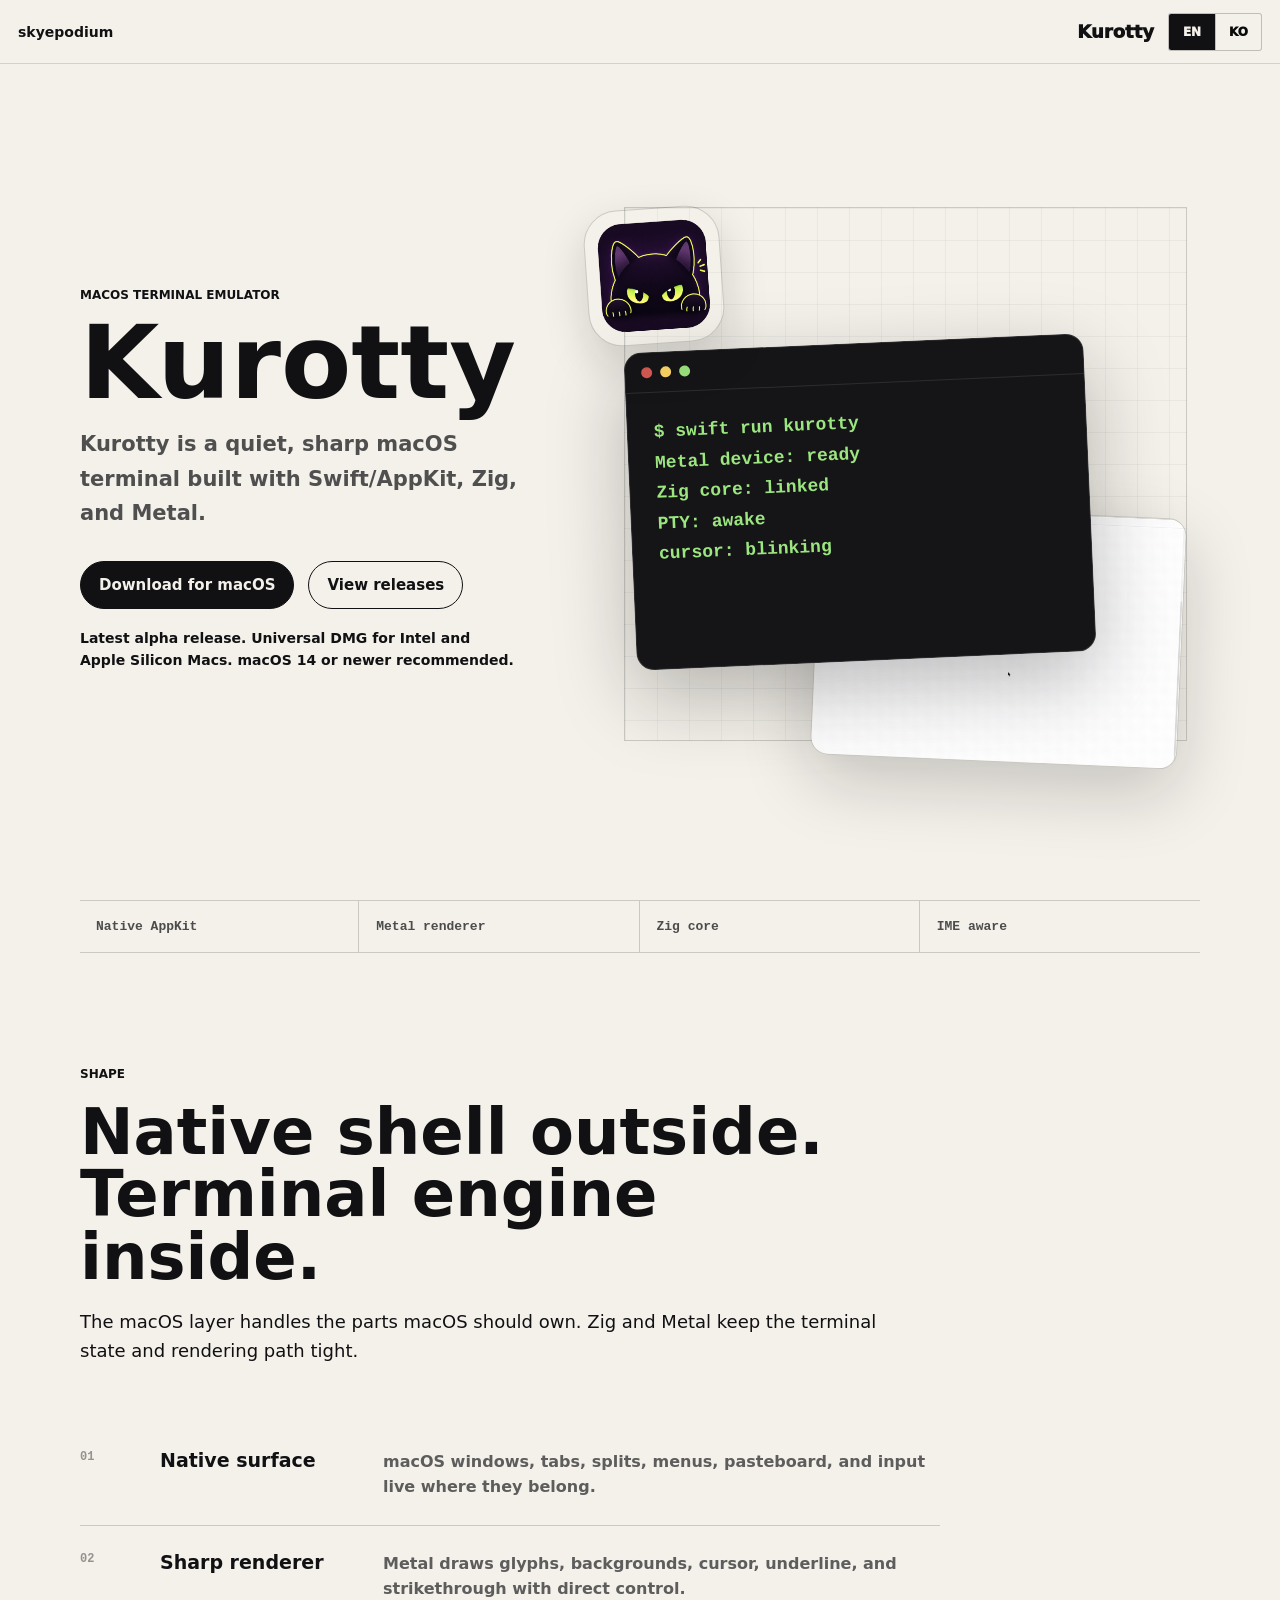
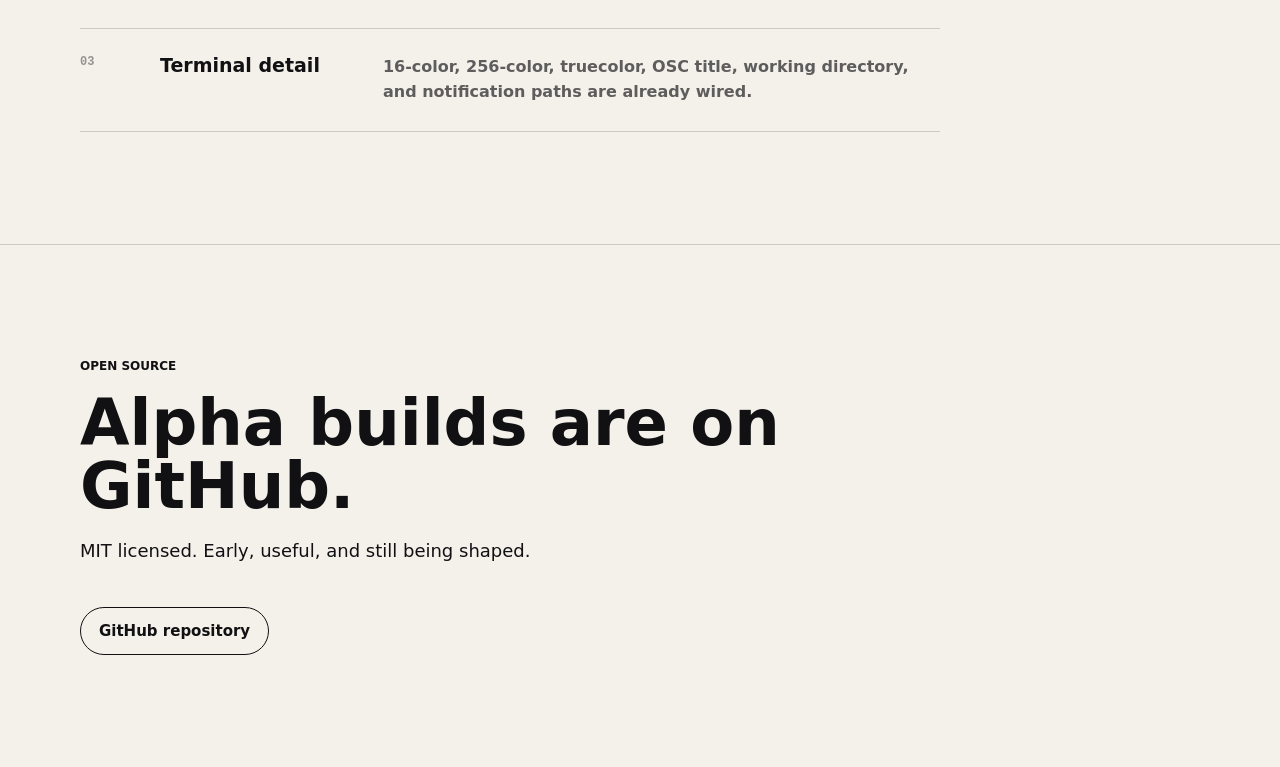
<file: kurotty.html>
<!doctype html>
<html lang="en">
  <head>
    <meta charset="utf-8" />
    <meta name="viewport" content="width=device-width, initial-scale=1" />
    <meta
      name="description"
      data-i18n-content="kurotty.meta.description"
      content="Kurotty is a macOS-first terminal emulator built with Swift, Zig, and Metal. Download the latest alpha build for macOS."
    />
    <title data-i18n="kurotty.meta.title">Kurotty - macOS terminal with a sharper pulse</title>
    <link rel="stylesheet" href="./assets/styles/site.css?v=20260630-kurotty2" />
    <script src="./assets/scripts/site.js?v=20260630-kurotty2" defer></script>
  </head>
  <body class="kurotty-page" data-default-language="en" data-supported-languages="en,ko">
    <header class="site-header" aria-label="Primary navigation" data-i18n-aria-label="common.header.aria">
      <a class="brand-link" href="./index.html" aria-label="skyepodium home" data-i18n-aria-label="common.home.aria">
        skyepodium
      </a>
      <div class="header-tools">
        <nav class="nav-links" aria-label="Pages" data-i18n-aria-label="common.nav.aria">
          <a aria-current="page" href="./kurotty.html" data-i18n="kurotty.nav">Kurotty</a>
        </nav>
        <div
          class="language-switcher"
          data-language-menu
          role="radiogroup"
          aria-label="Choose language"
          data-i18n-aria-label="common.language.aria"
        >
          <div class="language-menu language-menu-compact">
            <button
              type="button"
              role="radio"
              data-language-option="en"
              aria-label="English"
              data-i18n-aria-label="common.language.en"
            >
              EN
            </button>
            <button
              type="button"
              role="radio"
              data-language-option="ko"
              aria-label="한국어"
              data-i18n-aria-label="common.language.ko"
            >
              KO
            </button>
          </div>
        </div>
      </div>
    </header>

    <main>
      <section class="kurotty-hero" aria-labelledby="kurotty-title">
        <div class="kurotty-hero-copy">
          <p class="eyebrow" data-i18n="kurotty.hero.eyebrow">macOS terminal emulator</p>
          <h1 id="kurotty-title" data-i18n-html="kurotty.hero.title">Kurotty</h1>
          <p class="kurotty-lead" data-i18n="kurotty.hero.lead">
            Kurotty blends a native AppKit feel, a Zig terminal core, and a Metal renderer into a macOS-first terminal.
          </p>
          <div class="kurotty-actions">
            <a
              class="kurotty-download"
              href="https://github.com/skyepodium/kurotty/releases/latest/download/kurotty-macos-universal.dmg"
              data-i18n="kurotty.download.primary"
            >
              Download for macOS
            </a>
            <a
              class="kurotty-release-link"
              href="https://github.com/skyepodium/kurotty/releases/latest"
              data-i18n="kurotty.download.secondary"
            >
              View releases
            </a>
          </div>
          <p class="kurotty-download-note" data-i18n="kurotty.download.note">
            Latest alpha release. Universal DMG for Intel and Apple Silicon Macs. macOS 14 or newer recommended.
          </p>
        </div>

        <div
          class="kurotty-stage"
          data-hero-stage
          aria-label="Animated Kurotty mascot and terminal preview"
          data-i18n-aria-label="kurotty.visual.aria"
        >
          <div class="kurotty-grid" aria-hidden="true"></div>
          <img
            class="kurotty-cat"
            data-cat
            src="./assets/images/kurotty-icon.png"
            alt="Kurotty cat app icon"
            data-i18n-alt="kurotty.icon.alt"
          />
          <div class="kurotty-terminal-card">
            <div class="kurotty-terminal-top">
              <span></span>
              <span></span>
              <span></span>
            </div>
            <pre aria-hidden="true"><code>$ swift run kurotty
Metal device: ready
Zig core: linked
PTY: awake
cursor: blinking</code></pre>
          </div>
          <img
            class="kurotty-preview"
            src="./assets/images/kurotty-preview.gif"
            alt="Kurotty terminal app preview"
            data-i18n-alt="kurotty.preview.alt"
          />
        </div>
      </section>

      <section class="kurotty-badges" aria-label="Kurotty technology highlights">
        <span data-i18n="kurotty.badge.native">Native AppKit</span>
        <span data-i18n="kurotty.badge.metal">Metal renderer</span>
        <span data-i18n="kurotty.badge.zig">Zig core</span>
        <span data-i18n="kurotty.badge.ime">IME aware</span>
      </section>

      <section class="kurotty-section kurotty-about" aria-labelledby="kurotty-about-title">
        <div class="kurotty-section-heading">
          <p class="eyebrow" data-i18n="kurotty.about.eyebrow">Why Kurotty</p>
          <h2 id="kurotty-about-title" data-i18n="kurotty.about.title">
            A terminal that feels built for the machine it runs on.
          </h2>
          <p data-i18n="kurotty.about.body">
            Tabs, splits, menus, clipboard, notifications, and IME stay in the macOS layer. Parser, grid, scrollback,
            and rendering contracts move toward a tighter Zig and Metal core.
          </p>
        </div>
        <div class="kurotty-feature-grid">
          <article class="reveal">
            <span>01</span>
            <h3 data-i18n="kurotty.feature.native.title">Native surface</h3>
            <p data-i18n="kurotty.feature.native.body">
              macOS windows, tabs, splits, menus, pasteboard, and input live where they belong.
            </p>
          </article>
          <article class="reveal">
            <span>02</span>
            <h3 data-i18n="kurotty.feature.render.title">Sharp renderer</h3>
            <p data-i18n="kurotty.feature.render.body">
              Metal draws glyphs, backgrounds, cursor, underline, and strikethrough with direct control.
            </p>
          </article>
          <article class="reveal">
            <span>03</span>
            <h3 data-i18n="kurotty.feature.protocol.title">Terminal detail</h3>
            <p data-i18n="kurotty.feature.protocol.body">
              16-color, 256-color, truecolor, OSC title, working directory, and notification paths are already in motion.
            </p>
          </article>
        </div>
      </section>

      <section class="kurotty-section kurotty-closing" aria-labelledby="kurotty-closing-title">
        <p class="eyebrow" data-i18n="kurotty.closing.eyebrow">Open source</p>
        <h2 id="kurotty-closing-title" data-i18n="kurotty.closing.title">
          Built in public, tuned for terminal people.
        </h2>
        <p data-i18n="kurotty.closing.body">MIT licensed. Contributions and release notes live on GitHub.</p>
        <a href="https://github.com/skyepodium/kurotty" class="kurotty-release-link" data-i18n="kurotty.github">
          GitHub repository
        </a>
      </section>
    </main>
  </body>
</html>
</file>
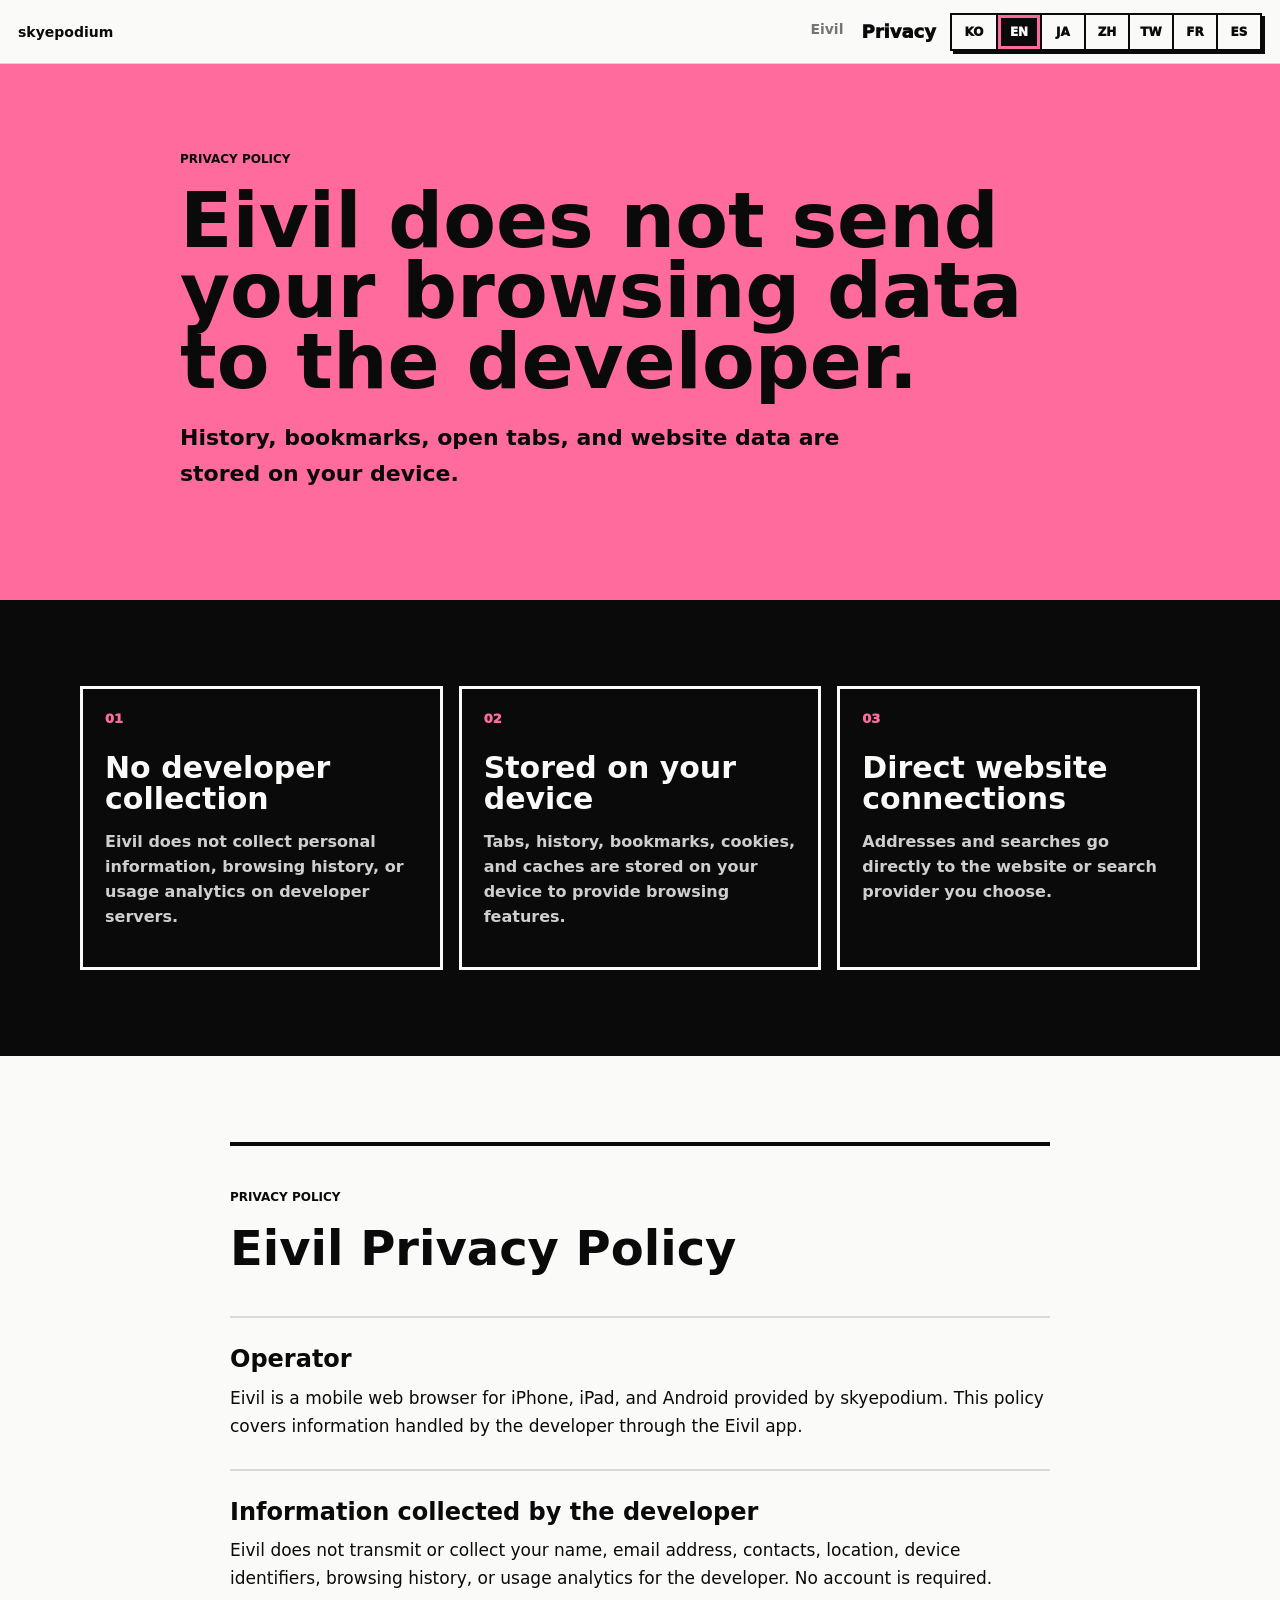
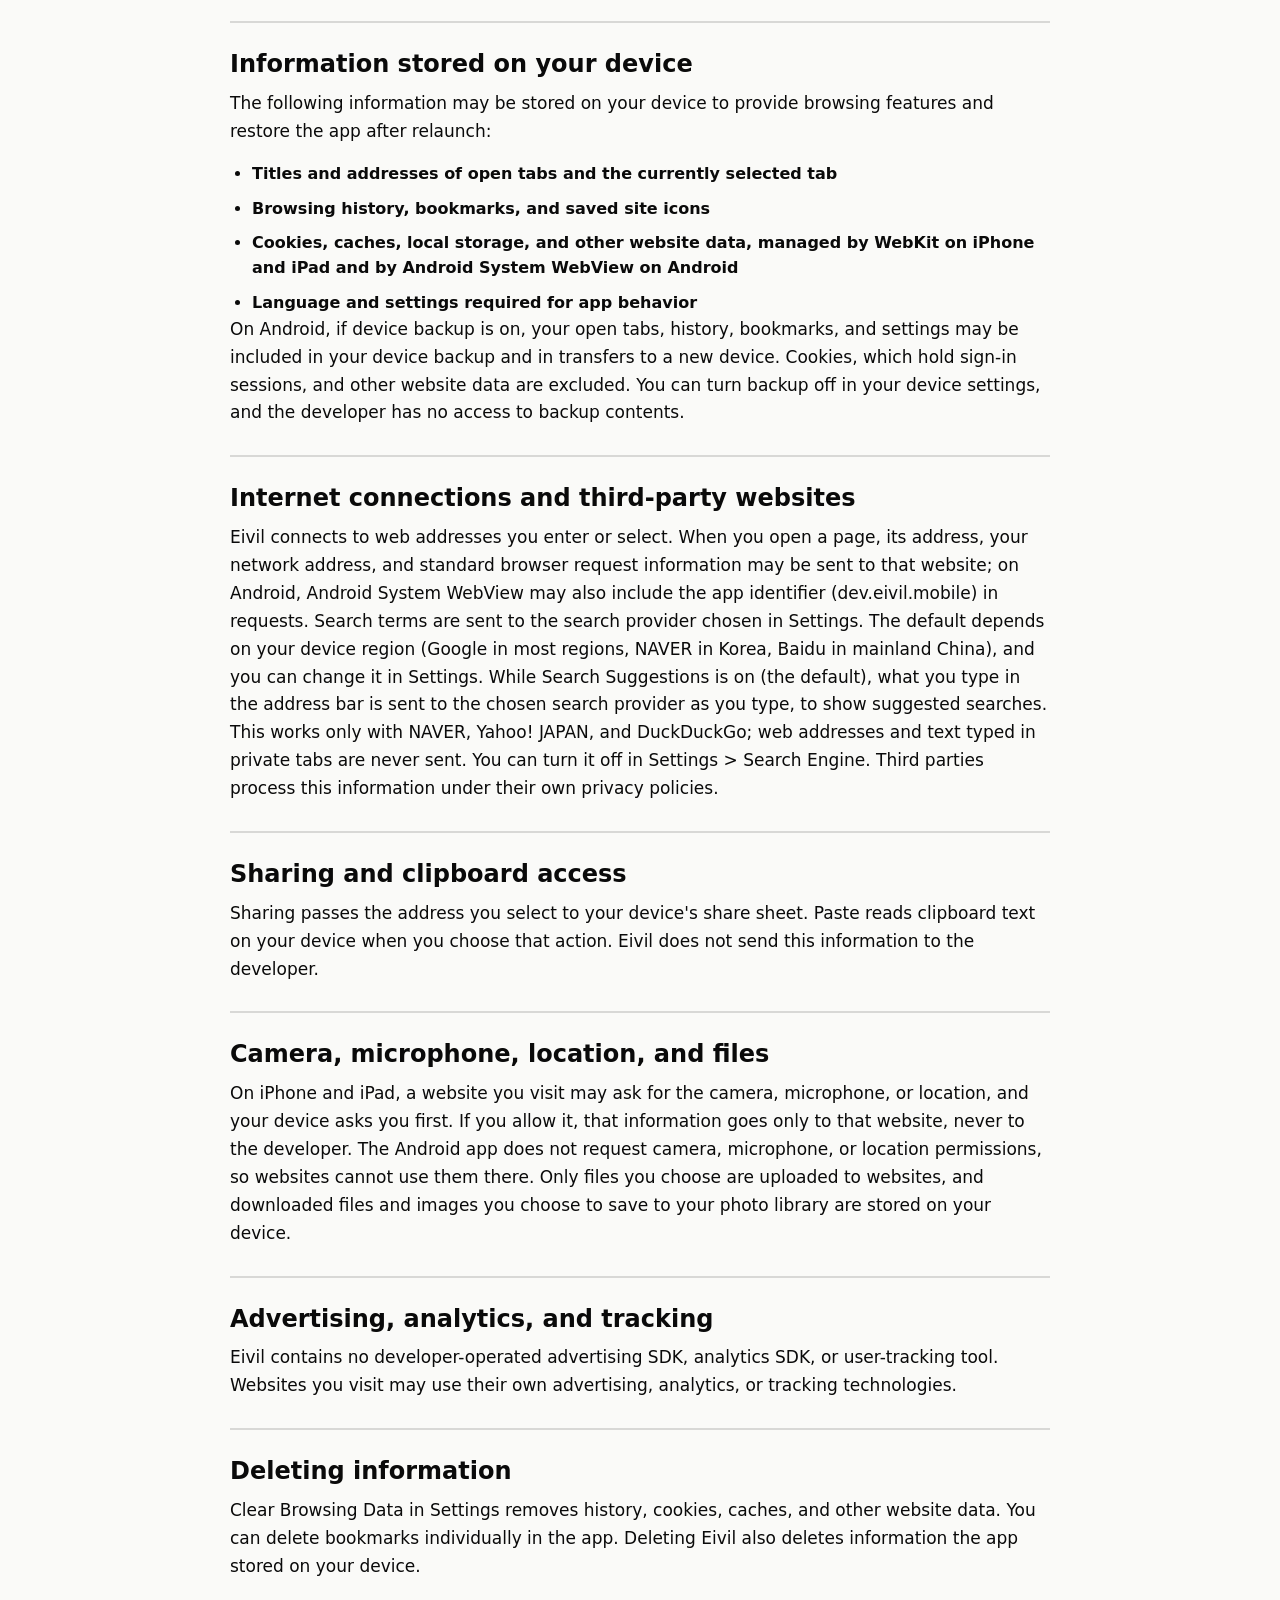
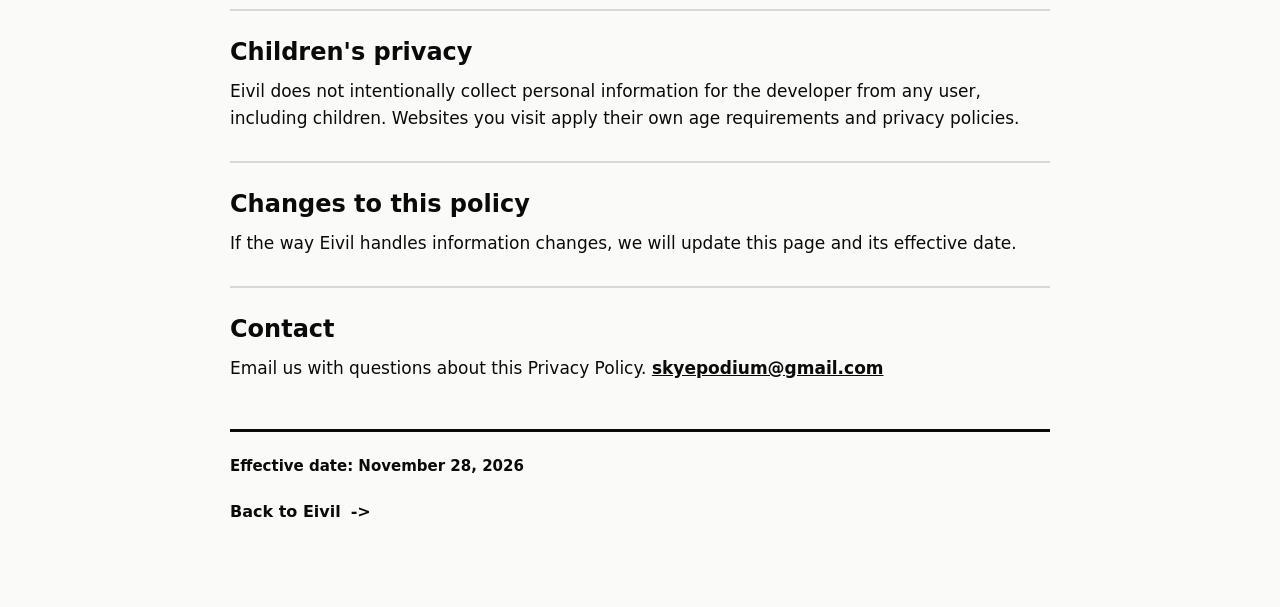
<file: eivil/privacy.html>
<!doctype html>
<html lang="ko">
  <head>
    <meta charset="utf-8" />
    <meta name="viewport" content="width=device-width, initial-scale=1" />
    <meta
      name="description"
      data-i18n-content="eivilPrivacy.meta.description"
      content="Eivil은 개발자에게 개인정보나 탐색 데이터를 전송하지 않습니다. 브라우징 기록, 북마크, 탭 세션과 웹사이트 데이터는 기기 내에 저장됩니다."
    />
    <title data-i18n="eivilPrivacy.meta.title">Eivil 개인정보 처리방침</title>
    <link rel="stylesheet" href="../assets/styles/site.css?v=20261128-eivil-suggestions" />
    <script src="../assets/scripts/site.js?v=20261128-eivil-suggestions" defer></script>
  </head>
  <body
    class="privacy-page eivil-privacy-page"
    data-default-language="ko"
    data-supported-languages="ko,en,ja,zh,zh-TW,fr,es"
  >
    <header class="site-header" aria-label="주요 탐색" data-i18n-aria-label="common.header.aria">
      <a class="brand-link" href="../index.html" aria-label="skyepodium 홈" data-i18n-aria-label="common.home.aria">
        skyepodium
      </a>
      <div class="header-tools">
        <nav class="nav-links" aria-label="페이지" data-i18n-aria-label="common.nav.aria">
          <a href="../eivil.html">Eivil</a>
          <a aria-current="page" href="./privacy.html" data-i18n="common.privacy">개인정보</a>
        </nav>
        <div
          class="language-switcher"
          data-language-menu
          role="radiogroup"
          aria-label="언어 선택"
          data-i18n-aria-label="common.language.aria"
        >
          <div class="language-menu eivil-language-menu">
            <button type="button" role="radio" data-language-option="ko" aria-label="한국어">KO</button>
            <button type="button" role="radio" data-language-option="en" aria-label="English">EN</button>
            <button type="button" role="radio" data-language-option="ja" aria-label="日本語">JA</button>
            <button type="button" role="radio" data-language-option="zh" aria-label="简体中文">ZH</button>
            <button type="button" role="radio" data-language-option="zh-TW" aria-label="繁體中文">TW</button>
            <button type="button" role="radio" data-language-option="fr" aria-label="Français">FR</button>
            <button type="button" role="radio" data-language-option="es" aria-label="Español">ES</button>
          </div>
        </div>
      </div>
    </header>

    <main>
      <section class="privacy-hero section-band section-pink" aria-labelledby="eivil-privacy-title">
        <div>
          <p class="eyebrow" data-i18n="eivilPrivacy.hero.eyebrow">개인정보 처리방침</p>
          <h1 id="eivil-privacy-title" data-i18n="eivilPrivacy.hero.title">
            Eivil은 탐색 데이터를 개발자에게 전송하지 않습니다.
          </h1>
          <p class="privacy-lead" data-i18n="eivilPrivacy.hero.lead">
            방문 기록, 북마크, 열린 탭과 웹사이트 데이터는 사용자의 기기 안에 저장됩니다.
          </p>
        </div>
      </section>

      <section
        class="privacy-summary section-band"
        aria-label="개인정보 요약"
        data-i18n-aria-label="eivilPrivacy.summary.aria"
      >
        <div class="privacy-summary-grid">
          <article>
            <span>01</span>
            <h2 data-i18n="eivilPrivacy.summary.collect.title">개발자 수집 없음</h2>
            <p data-i18n="eivilPrivacy.summary.collect.body">
              Eivil은 개인정보, 탐색 기록 또는 사용 분석 정보를 개발자 서버로 수집하지 않습니다.
            </p>
          </article>
          <article>
            <span>02</span>
            <h2 data-i18n="eivilPrivacy.summary.local.title">기기 내 저장</h2>
            <p data-i18n="eivilPrivacy.summary.local.body">
              탭, 방문 기록, 북마크, 쿠키와 캐시는 브라우징 기능을 위해 기기 안에 저장됩니다.
            </p>
          </article>
          <article>
            <span>03</span>
            <h2 data-i18n="eivilPrivacy.summary.thirdParty.title">웹사이트와 직접 통신</h2>
            <p data-i18n="eivilPrivacy.summary.thirdParty.body">
              입력한 주소와 검색어는 사용자가 선택한 웹사이트 또는 검색 제공자로 직접 전송됩니다.
            </p>
          </article>
        </div>
      </section>

      <section class="privacy-content section-band section-white" aria-labelledby="eivil-policy-title">
        <div class="privacy-policy">
          <p class="eyebrow" data-i18n="common.privacyLong">개인정보 처리방침</p>
          <h2 id="eivil-policy-title" data-i18n="eivilPrivacy.policy.title">Eivil 개인정보 처리방침</h2>

          <section class="privacy-block" aria-labelledby="eivil-operator-title">
            <h3 id="eivil-operator-title" data-i18n="eivilPrivacy.operator.title">운영자</h3>
            <p data-i18n="eivilPrivacy.operator.body">
              Eivil은 skyepodium이 제공하는 iPhone, iPad와 Android용 모바일 웹 브라우저입니다. 이 방침은 Eivil 앱에서 개발자가 처리하는 정보에 적용됩니다.
            </p>
          </section>

          <section class="privacy-block" aria-labelledby="eivil-collection-title">
            <h3 id="eivil-collection-title" data-i18n="eivilPrivacy.collection.title">개발자가 수집하는 정보</h3>
            <p data-i18n="eivilPrivacy.collection.body">
              Eivil은 이름, 이메일, 연락처, 위치, 기기 식별자, 탐색 기록 또는 사용 분석 정보를 개발자에게 전송하거나 수집하지 않습니다. 계정 생성도 요구하지 않습니다.
            </p>
          </section>

          <section class="privacy-block" aria-labelledby="eivil-local-title">
            <h3 id="eivil-local-title" data-i18n="eivilPrivacy.local.title">기기에 저장되는 정보</h3>
            <p data-i18n="eivilPrivacy.local.body">
              브라우징 기능과 앱 재실행 후 복원을 위해 다음 정보가 사용자의 기기에 저장될 수 있습니다.
            </p>
            <ul>
              <li data-i18n="eivilPrivacy.local.item.tabs">열린 탭의 제목과 주소, 현재 선택된 탭</li>
              <li data-i18n="eivilPrivacy.local.item.library">방문 기록, 북마크, 저장된 사이트 아이콘</li>
              <li data-i18n="eivilPrivacy.local.item.website">쿠키, 캐시, 로컬 저장소와 기타 웹사이트 데이터(iPhone과 iPad에서는 WebKit이, Android에서는 Android System WebView가 관리합니다)</li>
              <li data-i18n="eivilPrivacy.local.item.settings">언어와 앱 동작에 필요한 설정</li>
            </ul>
            <p data-i18n="eivilPrivacy.local.backup">
              Android에서 기기 백업을 켜 두면 열린 탭, 방문 기록, 북마크와 설정이 기기 백업과 새 기기로의 이전에 포함될 수 있습니다. 로그인 상태가 담긴 쿠키와 기타 웹사이트 데이터는 백업에서 제외됩니다. 백업은 기기 설정에서 끌 수 있으며, 개발자는 백업 내용에 접근하지 않습니다.
            </p>
          </section>

          <section class="privacy-block" aria-labelledby="eivil-network-title">
            <h3 id="eivil-network-title" data-i18n="eivilPrivacy.network.title">인터넷 연결과 제3자 웹사이트</h3>
            <p data-i18n="eivilPrivacy.network.body">
              Eivil은 사용자가 입력하거나 선택한 웹주소에 연결합니다. 웹페이지를 열면 주소, 네트워크 주소, 브라우저가 보내는 표준 요청 정보가 해당 웹사이트에 전달될 수 있으며, Android에서는 Android System WebView가 요청에 앱 식별자(dev.eivil.mobile)를 함께 보낼 수 있습니다. 검색어는 설정에서 고른 검색 제공자에게 전달됩니다. 기본 검색 제공자는 기기의 지역에 따라 다르며(대부분의 지역은 Google, 한국은 NAVER, 중국 본토는 Baidu) 설정에서 바꿀 수 있습니다. 검색어 추천이 켜져 있으면(기본값) 주소창에 입력하는 동안 입력한 내용이 추천 검색어를 보여 주기 위해 선택한 검색 제공자에게 전송됩니다. 이 기능은 NAVER, Yahoo! JAPAN, DuckDuckGo에서만 동작하며, 웹 주소와 비공개 탭에서 입력한 내용은 전송되지 않습니다. 설정 > 검색 엔진에서 끌 수 있습니다. 이러한 제3자의 정보 처리는 각 웹사이트와 검색 제공자의 개인정보 처리방침을 따릅니다.
            </p>
          </section>

          <section class="privacy-block" aria-labelledby="eivil-sharing-title">
            <h3 id="eivil-sharing-title" data-i18n="eivilPrivacy.sharing.title">공유와 클립보드</h3>
            <p data-i18n="eivilPrivacy.sharing.body">
              공유 기능은 사용자가 선택한 주소를 기기의 공유 화면으로 전달합니다. 붙여넣기는 사용자가 해당 기능을 선택했을 때 클립보드의 텍스트를 기기에서 읽습니다. Eivil은 이 정보를 개발자에게 전송하지 않습니다.
            </p>
          </section>

          <section class="privacy-block" aria-labelledby="eivil-permissions-title">
            <h3 id="eivil-permissions-title" data-i18n="eivilPrivacy.permissions.title">카메라, 마이크, 위치와 파일</h3>
            <p data-i18n="eivilPrivacy.permissions.body">
              iPhone과 iPad에서는 방문한 웹사이트가 카메라, 마이크 또는 위치를 요청할 수 있으며, 기기가 먼저 허용 여부를 묻습니다. 허용하면 그 정보는 해당 웹사이트로만 전달되고 개발자에게는 전송되지 않습니다. Android 앱은 카메라, 마이크, 위치 권한을 요청하지 않으므로 웹사이트도 이를 사용할 수 없습니다. 웹사이트에는 사용자가 직접 고른 파일만 올라가며, 다운로드한 파일과 사진 보관함에 저장하기로 고른 이미지는 기기에 저장됩니다.
            </p>
          </section>

          <section class="privacy-block" aria-labelledby="eivil-tracking-title">
            <h3 id="eivil-tracking-title" data-i18n="eivilPrivacy.tracking.title">광고, 분석 및 추적</h3>
            <p data-i18n="eivilPrivacy.tracking.body">
              Eivil에는 개발자가 운영하는 광고 SDK, 분석 SDK 또는 사용자 추적 도구가 포함되어 있지 않습니다. 방문한 웹사이트는 자체 광고, 분석 또는 추적 기술을 사용할 수 있습니다.
            </p>
          </section>

          <section class="privacy-block" aria-labelledby="eivil-delete-title">
            <h3 id="eivil-delete-title" data-i18n="eivilPrivacy.delete.title">정보 삭제</h3>
            <p data-i18n="eivilPrivacy.delete.body">
              설정의 브라우징 데이터 지우기를 사용하면 방문 기록, 쿠키, 캐시와 기타 웹사이트 데이터를 삭제할 수 있습니다. 북마크는 앱에서 개별적으로 삭제할 수 있습니다. 앱을 삭제하면 Eivil이 기기에 저장한 정보도 함께 삭제됩니다.
            </p>
          </section>

          <section class="privacy-block" aria-labelledby="eivil-children-title">
            <h3 id="eivil-children-title" data-i18n="eivilPrivacy.children.title">아동의 개인정보</h3>
            <p data-i18n="eivilPrivacy.children.body">
              Eivil은 아동을 포함한 사용자로부터 개인정보를 개발자에게 의도적으로 수집하지 않습니다. 방문한 웹사이트에는 각 사이트의 연령 요건과 개인정보 처리방침이 적용됩니다.
            </p>
          </section>

          <section class="privacy-block" aria-labelledby="eivil-changes-title">
            <h3 id="eivil-changes-title" data-i18n="eivilPrivacy.changes.title">처리방침 변경</h3>
            <p data-i18n="eivilPrivacy.changes.body">
              Eivil의 정보 처리 방식이 변경되면 이 페이지의 내용과 시행일을 업데이트합니다.
            </p>
          </section>

          <section class="privacy-block" aria-labelledby="eivil-contact-title">
            <h3 id="eivil-contact-title" data-i18n="eivilPrivacy.contact.title">문의</h3>
            <p>
              <span data-i18n="eivilPrivacy.contact.body">개인정보 처리방침에 관한 문의는 이메일로 보내 주세요.</span>
              <a href="mailto:skyepodium@gmail.com">skyepodium@gmail.com</a>
            </p>
          </section>

          <p class="privacy-updated" data-i18n="eivilPrivacy.updated">시행일: 2026년 11월 28일</p>
          <a class="text-arrow privacy-back-link" href="../eivil.html" data-i18n="eivilPrivacy.backCta">
            Eivil 소개로 돌아가기
          </a>
        </div>
      </section>
    </main>
  </body>
</html>
</file>
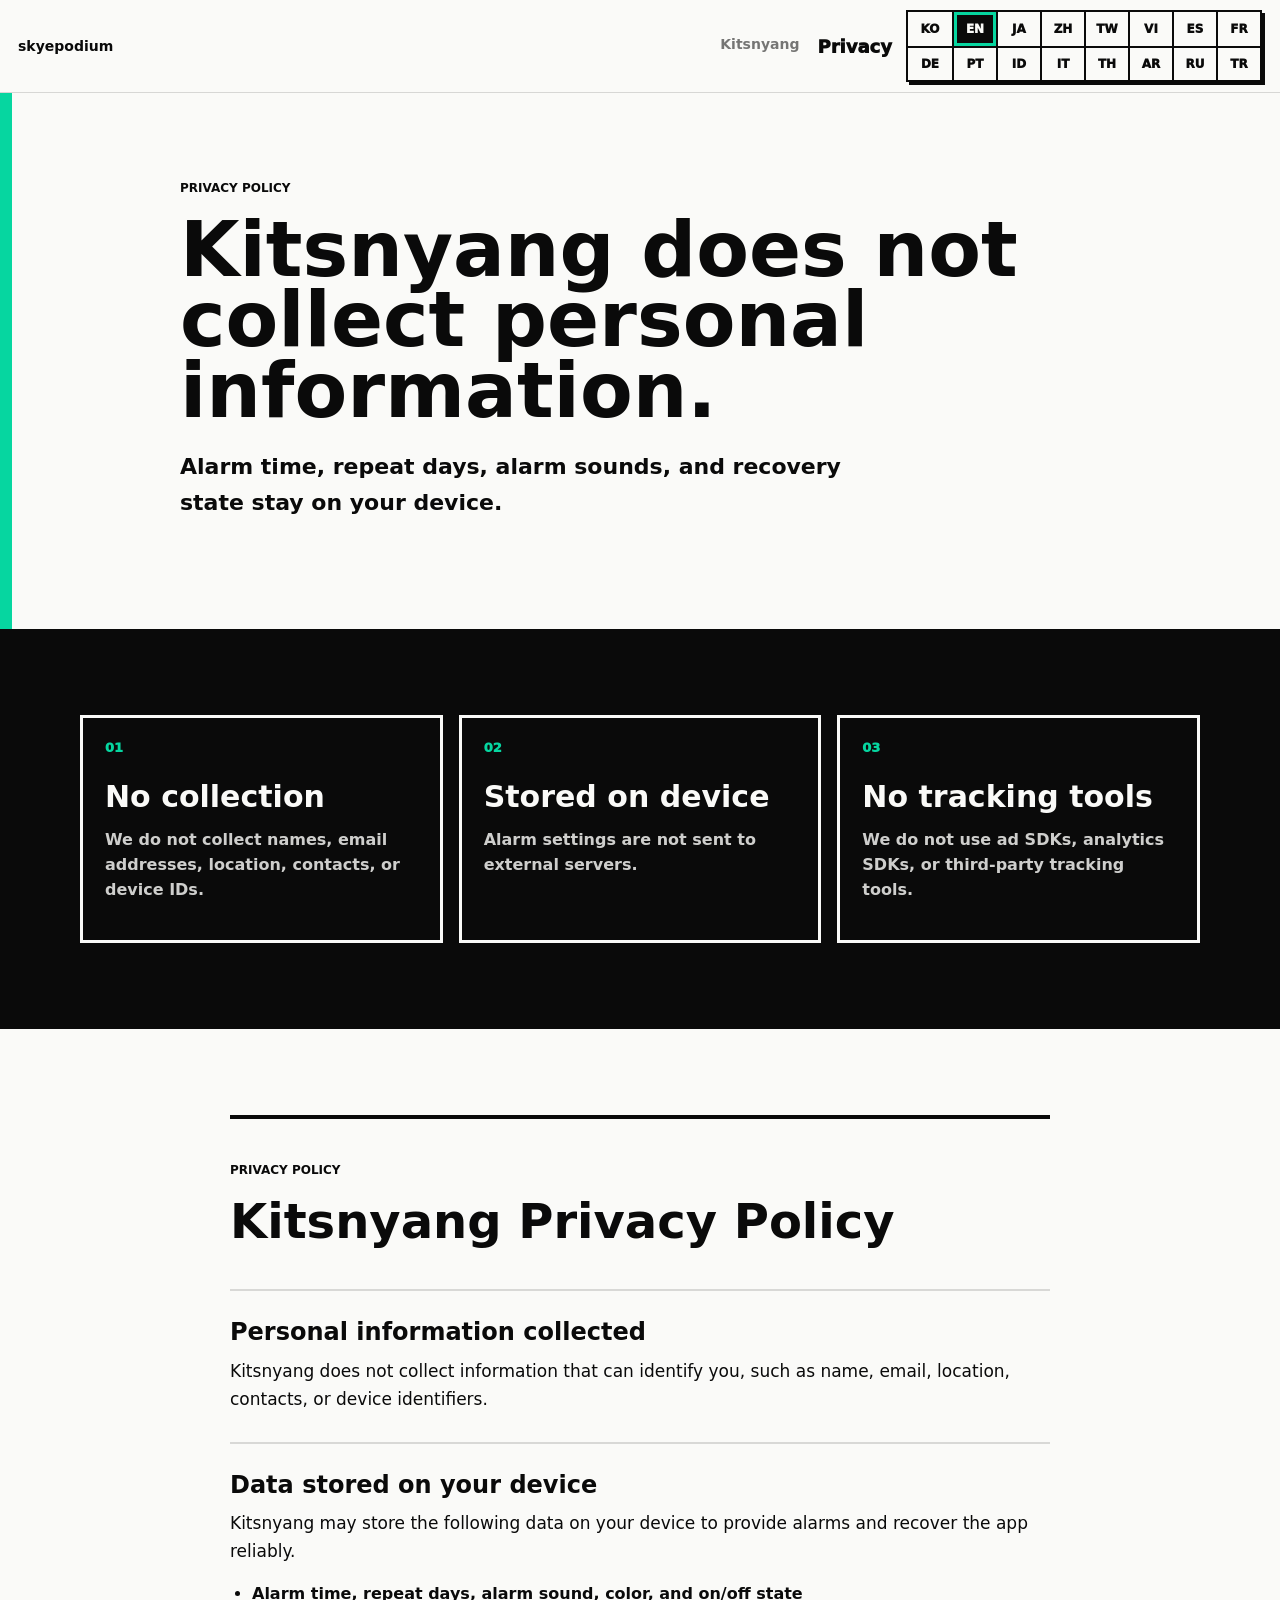
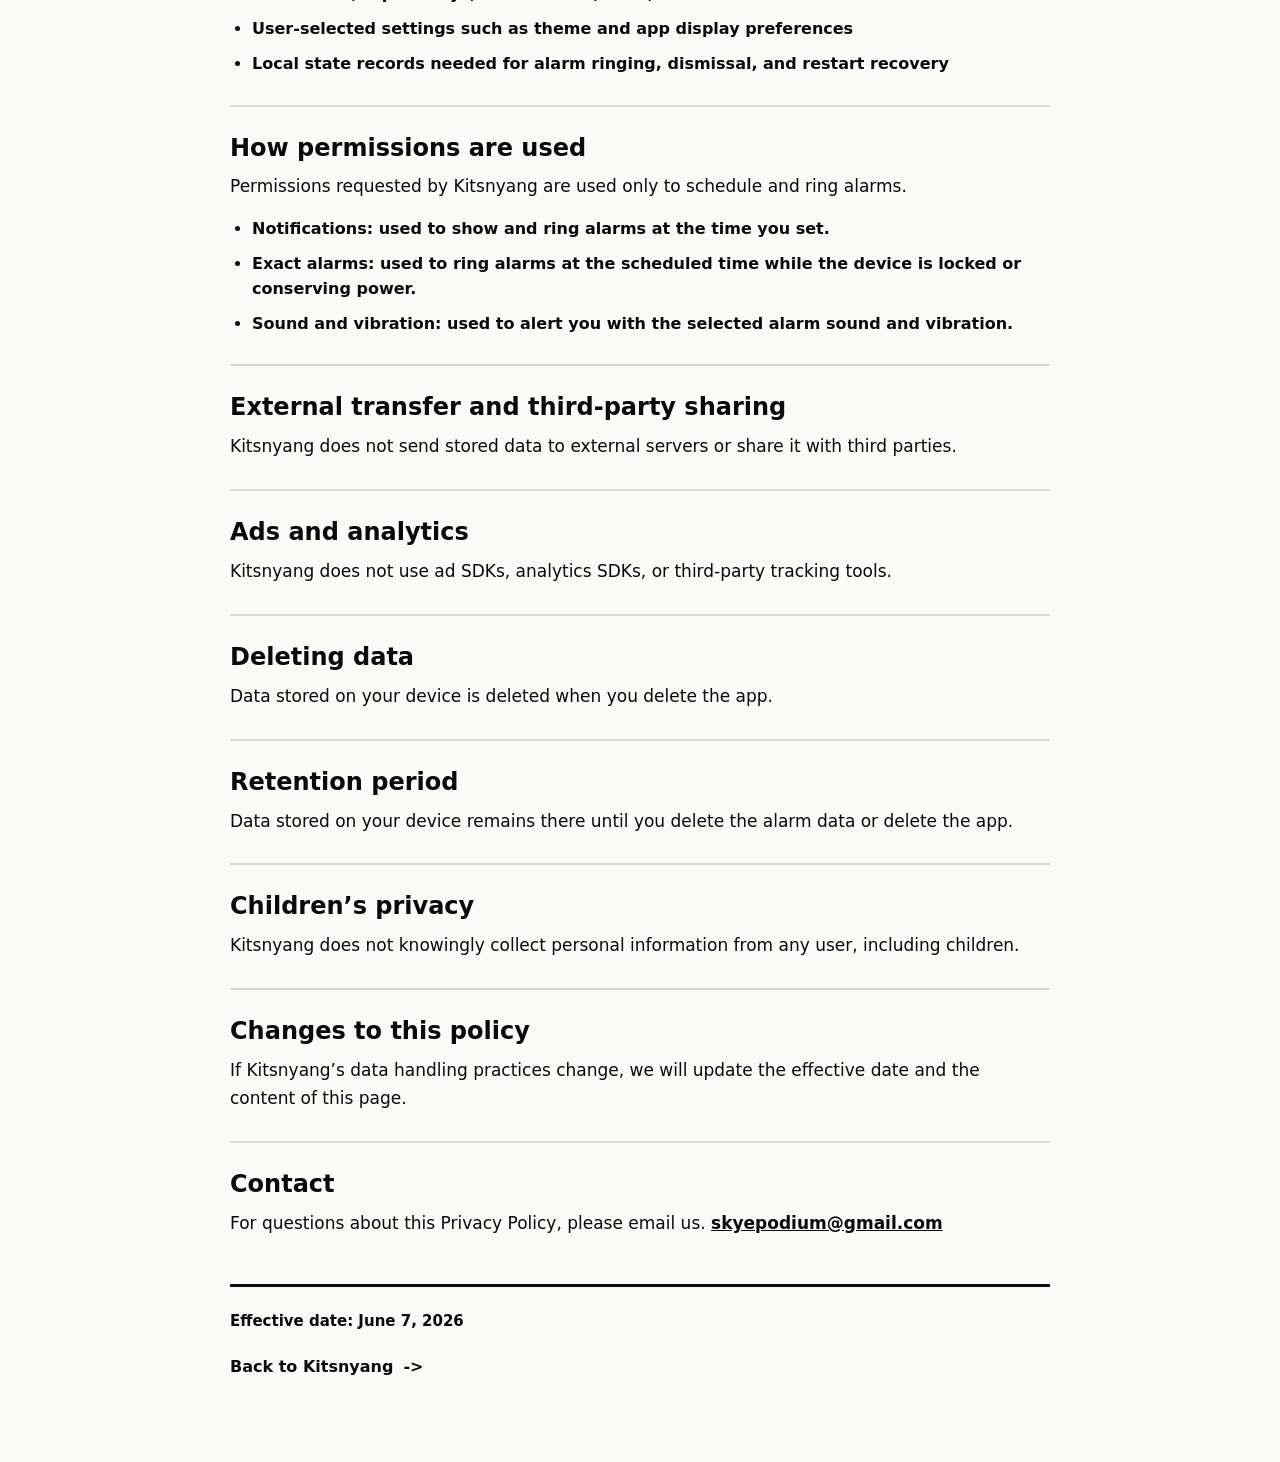
<file: kitsnyang/privacy.html>
<!doctype html>
<html lang="ko">
  <head>
    <meta charset="utf-8" />
    <meta name="viewport" content="width=device-width, initial-scale=1" />
    <meta
      name="description"
      data-i18n-content="privacy.meta.description"
      content="키츠냥은 개인정보를 수집하거나 추적하지 않습니다. 알람 설정과 복구용 상태 데이터는 기기 내에만 저장됩니다."
    />
    <title data-i18n="privacy.meta.title">키츠냥 개인정보 처리방침</title>
    <link rel="stylesheet" href="../assets/styles/site.css?v=20260607-locale4" />
    <script src="../assets/scripts/site.js?v=20260607-locale3" defer></script>
  </head>
  <body class="privacy-page">
    <header class="site-header" aria-label="주요 탐색" data-i18n-aria-label="common.header.aria">
      <a class="brand-link" href="../index.html" aria-label="skyepodium 홈" data-i18n-aria-label="common.home.aria">
        skyepodium
      </a>
      <div class="header-tools">
        <nav class="nav-links" aria-label="페이지" data-i18n-aria-label="common.nav.aria">
          <a href="../kitsnyang.html" data-i18n="common.appName">키츠냥</a>
          <a aria-current="page" href="./privacy.html" data-i18n="common.privacy">개인정보</a>
        </nav>
        <div
          class="language-switcher"
          data-language-menu
          role="radiogroup"
          aria-label="언어 선택"
          data-i18n-aria-label="common.language.aria"
        >
          <div class="language-menu">
            <button
              type="button"
              role="radio"
              data-language-option="ko"
              aria-label="한국어"
              data-i18n-aria-label="common.language.ko"
            >
              KO
            </button>
            <button
              type="button"
              role="radio"
              data-language-option="en"
              aria-label="English"
              data-i18n-aria-label="common.language.en"
            >
              EN
            </button>
            <button
              type="button"
              role="radio"
              data-language-option="ja"
              aria-label="日本語"
              data-i18n-aria-label="common.language.ja"
            >
              JA
            </button>
            <button
              type="button"
              role="radio"
              data-language-option="zh"
              aria-label="简体中文"
              data-i18n-aria-label="common.language.zh"
            >
              ZH
            </button>
            <button
              type="button"
              role="radio"
              data-language-option="zh-TW"
              aria-label="繁體中文"
              data-i18n-aria-label="common.language.zhTW"
            >
              TW
            </button>
            <button
              type="button"
              role="radio"
              data-language-option="vi"
              aria-label="Tiếng Việt"
              data-i18n-aria-label="common.language.vi"
            >
              VI
            </button>
            <button
              type="button"
              role="radio"
              data-language-option="es"
              aria-label="Español"
              data-i18n-aria-label="common.language.es"
            >
              ES
            </button>
            <button
              type="button"
              role="radio"
              data-language-option="fr"
              aria-label="Français"
              data-i18n-aria-label="common.language.fr"
            >
              FR
            </button>
            <button
              type="button"
              role="radio"
              data-language-option="de"
              aria-label="Deutsch"
              data-i18n-aria-label="common.language.de"
            >
              DE
            </button>
            <button
              type="button"
              role="radio"
              data-language-option="pt"
              aria-label="Português"
              data-i18n-aria-label="common.language.pt"
            >
              PT
            </button>
            <button
              type="button"
              role="radio"
              data-language-option="id"
              aria-label="Bahasa Indonesia"
              data-i18n-aria-label="common.language.id"
            >
              ID
            </button>
            <button
              type="button"
              role="radio"
              data-language-option="it"
              aria-label="Italiano"
              data-i18n-aria-label="common.language.it"
            >
              IT
            </button>
            <button
              type="button"
              role="radio"
              data-language-option="th"
              aria-label="ไทย"
              data-i18n-aria-label="common.language.th"
            >
              TH
            </button>
            <button
              type="button"
              role="radio"
              data-language-option="ar"
              aria-label="العربية"
              data-i18n-aria-label="common.language.ar"
            >
              AR
            </button>
            <button
              type="button"
              role="radio"
              data-language-option="ru"
              aria-label="Русский"
              data-i18n-aria-label="common.language.ru"
            >
              RU
            </button>
            <button
              type="button"
              role="radio"
              data-language-option="tr"
              aria-label="Türkçe"
              data-i18n-aria-label="common.language.tr"
            >
              TR
            </button>
          </div>
        </div>
      </div>
    </header>

    <main>
      <section class="privacy-hero section-band section-green" aria-labelledby="privacy-title">
        <div>
          <p class="eyebrow" data-i18n="privacy.hero.eyebrow">개인정보 처리방침</p>
          <h1 id="privacy-title" data-i18n="privacy.hero.title">키츠냥은 개인정보를 수집하지 않습니다.</h1>
          <p class="privacy-lead" data-i18n="privacy.hero.lead">
            알람 시간, 요일, 알림음, 알람 복구용 상태 데이터는 사용자의 기기 안에만 저장됩니다.
          </p>
        </div>
      </section>

      <section class="privacy-summary section-band" aria-label="개인정보 요약" data-i18n-aria-label="privacy.summary.aria">
        <div class="privacy-summary-grid">
          <article>
            <span>01</span>
            <h2 data-i18n="privacy.summary.collect.title">수집 없음</h2>
            <p data-i18n="privacy.summary.collect.body">이름, 이메일, 위치, 연락처, 기기 식별자를 수집하지 않습니다.</p>
          </article>
          <article>
            <span>02</span>
            <h2 data-i18n="privacy.summary.local.title">기기 내 저장</h2>
            <p data-i18n="privacy.summary.local.body">알람 설정 데이터는 외부 서버로 전송되지 않습니다.</p>
          </article>
          <article>
            <span>03</span>
            <h2 data-i18n="privacy.summary.thirdParty.title">추적 도구 없음</h2>
            <p data-i18n="privacy.summary.thirdParty.body">광고 SDK, 분석 SDK, 제3자 추적 도구를 사용하지 않습니다.</p>
          </article>
        </div>
      </section>

      <section class="privacy-content section-band section-white" aria-labelledby="privacy-policy-title">
        <div class="privacy-policy">
          <p class="eyebrow" data-i18n="common.privacyLong">개인정보 처리방침</p>
          <h2 id="privacy-policy-title" data-i18n="privacy.policy.title">키츠냥 개인정보 처리방침</h2>

          <section class="privacy-block" aria-labelledby="privacy-collection-title">
            <h3 id="privacy-collection-title" data-i18n="privacy.collection.title">수집하는 개인정보</h3>
            <p data-i18n="privacy.collection.body">
              키츠냥은 이름, 이메일, 위치, 연락처, 기기 식별자 등 개인을 식별할 수 있는 정보를 수집하지 않습니다.
            </p>
          </section>

          <section class="privacy-block" aria-labelledby="privacy-local-title">
            <h3 id="privacy-local-title" data-i18n="privacy.local.title">기기 내 저장 데이터</h3>
            <p data-i18n="privacy.local.body">
              키츠냥은 알람 기능을 제공하고 앱을 안정적으로 복구하기 위해 아래 데이터를 기기 내 저장소에 저장할 수 있습니다.
            </p>
            <ul>
              <li data-i18n="privacy.local.item.alarm">알람 시간, 반복 요일, 알림음, 색상, 켜짐/꺼짐 상태</li>
              <li data-i18n="privacy.local.item.preference">테마와 앱 표시 같은 사용자가 선택한 설정</li>
              <li data-i18n="privacy.local.item.recovery">알람 울림, 해제, 앱 재시작 후 복구에 필요한 로컬 상태 기록</li>
            </ul>
          </section>

          <section class="privacy-block" aria-labelledby="privacy-permissions-title">
            <h3 id="privacy-permissions-title" data-i18n="privacy.permissions.title">권한 사용 목적</h3>
            <p data-i18n="privacy.permissions.body">
              키츠냥이 요청하는 권한은 알람을 예약하고 울리기 위한 목적에만 사용됩니다.
            </p>
            <ul>
              <li data-i18n="privacy.permissions.item.notification">알림 권한: 설정한 시간에 알람을 표시하고 울리기 위해 사용합니다.</li>
              <li data-i18n="privacy.permissions.item.alarm">정확한 알람 권한: 기기 잠금 상태나 절전 상태에서도 예약한 시간에 알람을 울리기 위해 사용합니다.</li>
              <li data-i18n="privacy.permissions.item.sound">소리와 진동: 선택한 알림음과 진동으로 알람을 알려주기 위해 사용합니다.</li>
            </ul>
          </section>

          <section class="privacy-block" aria-labelledby="privacy-sharing-title">
            <h3 id="privacy-sharing-title" data-i18n="privacy.sharing.title">외부 전송 및 제3자 제공</h3>
            <p data-i18n="privacy.sharing.body">
              키츠냥은 저장된 데이터를 외부 서버로 전송하거나 제3자에게 제공하지 않습니다.
            </p>
          </section>

          <section class="privacy-block" aria-labelledby="privacy-ads-title">
            <h3 id="privacy-ads-title" data-i18n="privacy.ads.title">광고 및 분석 도구</h3>
            <p data-i18n="privacy.ads.body">
              키츠냥은 광고 SDK, 분석 SDK, 제3자 추적 도구를 사용하지 않습니다.
            </p>
          </section>

          <section class="privacy-block" aria-labelledby="privacy-delete-title">
            <h3 id="privacy-delete-title" data-i18n="privacy.delete.title">데이터 삭제</h3>
            <p data-i18n="privacy.delete.body">기기 내 저장 데이터는 앱 삭제 시 함께 삭제됩니다.</p>
          </section>

          <section class="privacy-block" aria-labelledby="privacy-retention-title">
            <h3 id="privacy-retention-title" data-i18n="privacy.retention.title">보관 기간</h3>
            <p data-i18n="privacy.retention.body">
              기기 내 저장 데이터는 사용자가 알람을 삭제하거나 앱을 삭제할 때까지 기기 안에 보관됩니다.
            </p>
          </section>

          <section class="privacy-block" aria-labelledby="privacy-children-title">
            <h3 id="privacy-children-title" data-i18n="privacy.children.title">아동 개인정보</h3>
            <p data-i18n="privacy.children.body">
              키츠냥은 아동을 포함한 모든 사용자에게서 개인정보를 의도적으로 수집하지 않습니다.
            </p>
          </section>

          <section class="privacy-block" aria-labelledby="privacy-changes-title">
            <h3 id="privacy-changes-title" data-i18n="privacy.changes.title">처리방침 변경</h3>
            <p data-i18n="privacy.changes.body">
              개인정보 처리 방식이 바뀌면 이 페이지의 시행일과 내용을 업데이트합니다.
            </p>
          </section>

          <section class="privacy-block" aria-labelledby="privacy-contact-title">
            <h3 id="privacy-contact-title" data-i18n="privacy.contact.title">문의</h3>
            <p>
              <span data-i18n="privacy.contact.body">개인정보 처리방침에 관한 문의는 이메일로 보내 주세요.</span>
              <a href="mailto:skyepodium@gmail.com">skyepodium@gmail.com</a>
            </p>
          </section>

          <p class="privacy-updated" data-i18n="privacy.updated">시행일: 2026년 6월 7일</p>
          <a class="text-arrow privacy-back-link" href="../kitsnyang.html" data-i18n="privacy.backCta">
            키츠냥 소개로 돌아가기
          </a>
        </div>
      </section>
    </main>
  </body>
</html>
</file>
<file: assets/styles/site.css>
:root {
  --red: #e84855;
  --blue: #4361ee;
  --green: #06d6a0;
  --pink: #ff6b9d;
  --white: #fafaf8;
  --black: #0a0a0a;
  --line: rgba(10, 10, 10, 0.14);
  --shadow: 10px 10px 0 var(--black);
  --content: 1120px;
  --motion-y: 0px;
  --motion-x: 0px;
  --hero-fast-y: 0px;
  --hero-slow-y: 0px;
  --hero-drift-x: 0px;
  --hero-drift-x-neg: 0px;
  --pointer-main-x: 0px;
  --pointer-main-y: 0px;
  --pointer-side-x: 0px;
  --pointer-side-y: 0px;
  --pointer-soft-x: 0px;
  --pointer-soft-x-neg: 0px;
  --pointer-soft-y: 0px;
}

* {
  box-sizing: border-box;
}

html {
  background: var(--white);
  color: var(--black);
  font-family:
    ui-sans-serif,
    system-ui,
    -apple-system,
    BlinkMacSystemFont,
    "Apple SD Gothic Neo",
    "Noto Sans KR",
    sans-serif;
  scroll-behavior: smooth;
}

body {
  margin: 0;
  min-width: 320px;
  overflow-x: hidden;
}

a {
  color: inherit;
}

.site-header {
  align-items: center;
  background: rgba(250, 250, 248, 0.88);
  border-bottom: 1px solid var(--line);
  display: flex;
  gap: 16px;
  min-height: 64px;
  justify-content: space-between;
  left: 0;
  padding: 10px 18px;
  position: sticky;
  right: 0;
  top: 0;
  z-index: 20;
}

.brand-link,
.nav-links a {
  font-size: 14px;
  font-weight: 800;
  text-decoration: none;
}

.nav-links {
  display: flex;
  gap: 18px;
}

.header-tools {
  align-items: center;
  display: flex;
  flex-shrink: 0;
  gap: 14px;
}

.nav-links a {
  opacity: 0.55;
}

.nav-links a[aria-current="page"],
.nav-links a:hover {
  opacity: 1;
}

.nav-links a[aria-current="page"] {
  font-size: 18px;
  font-weight: 950;
}

.language-switcher {
  flex-shrink: 0;
}

.language-menu button {
  appearance: none;
  color: var(--black);
  cursor: pointer;
  font: inherit;
}

.language-menu {
  background: var(--white);
  border: 2px solid var(--black);
  box-shadow: 3px 3px 0 var(--black);
  display: grid;
  grid-template-columns: repeat(8, 44px);
  overflow: hidden;
}

.language-menu-compact {
  grid-template-columns: repeat(2, 46px);
}

.language-menu button {
  align-items: center;
  background: transparent;
  border: 0;
  display: grid;
  font-size: 12px;
  font-weight: 950;
  justify-content: center;
  min-height: 34px;
  padding: 0;
  position: relative;
  text-align: center;
}

.language-menu button + button {
  border-left: 2px solid var(--black);
}

.language-menu button:nth-child(8n + 1) {
  border-left: 0;
}

.language-menu button:nth-child(n + 9) {
  border-top: 2px solid var(--black);
}

.language-menu button:hover,
.language-menu button:focus-visible,
.language-menu button.is-active {
  background: var(--black);
  color: var(--white);
}

.language-menu button.is-active {
  box-shadow: inset 0 0 0 3px var(--green);
}

.language-menu button:focus-visible {
  outline: 3px solid var(--green);
  outline-offset: 2px;
}

.kurotty-page .language-menu {
  background: rgba(244, 241, 234, 0.76);
  border: 1px solid rgba(17, 17, 20, 0.22);
  border-radius: 3px;
  box-shadow: none;
}

.kurotty-page .language-menu button {
  min-height: 36px;
}

.kurotty-page .language-menu button + button {
  border-left: 1px solid rgba(17, 17, 20, 0.22);
}

.kurotty-page .language-menu button:hover,
.kurotty-page .language-menu button:focus-visible,
.kurotty-page .language-menu button.is-active {
  background: var(--kurotty-ink);
  color: var(--kurotty-paper);
}

.kurotty-page .language-menu button.is-active {
  box-shadow: none;
}

.kurotty-page .language-menu button:focus-visible {
  outline: 2px solid rgba(17, 17, 20, 0.28);
  outline-offset: 2px;
}

.section-band {
  padding: 86px 18px;
  position: relative;
}

.section-band > * {
  margin-left: auto;
  margin-right: auto;
  max-width: var(--content);
}

.eyebrow {
  font-size: 12px;
  font-weight: 900;
  margin: 0 0 16px;
  overflow-wrap: anywhere;
  text-transform: uppercase;
}

h1,
h2,
h3,
p {
  margin-top: 0;
}

h1 {
  font-size: 76px;
  line-height: 0.92;
  margin-bottom: 22px;
}

.kitsnyang-page .hero h1 {
  font-size: clamp(84px, 7vw, 112px);
}

h2 {
  font-size: 48px;
  line-height: 1.04;
  margin-bottom: 18px;
}

h3 {
  font-size: 22px;
  line-height: 1.12;
  margin-bottom: 20px;
}

p {
  font-size: 18px;
  line-height: 1.64;
}

.home-hero {
  min-height: calc(100vh - 64px);
  padding: 104px 20px 72px;
}

.home-hero,
.home-project {
  margin: 0 auto;
  max-width: var(--content);
}

.home-hero h1 {
  max-width: 760px;
}

.home-lead {
  max-width: 560px;
}

.text-arrow {
  display: inline-flex;
  font-weight: 900;
  margin-top: 20px;
  text-decoration: none;
}

.text-arrow::after {
  content: "->";
  margin-left: 10px;
}

.home-project {
  align-items: end;
  border-top: 3px solid var(--black);
  display: grid;
  gap: 28px;
  grid-template-columns: 1fr 1fr 220px;
  padding: 54px 20px 90px;
}

.home-project h2 {
  color: var(--green);
}

.project-card-link {
  background: var(--black);
  color: var(--white);
  display: grid;
  gap: 8px;
  padding: 18px;
  text-decoration: none;
}

.project-card-link span {
  color: var(--green);
  font-size: 12px;
  font-weight: 900;
  text-transform: uppercase;
}

.section-green {
  background:
    linear-gradient(90deg, var(--green) 0 12px, transparent 12px),
    var(--white);
}

.section-white {
  background: var(--white);
}

.section-black {
  background: var(--black);
  color: var(--white);
}

.section-pink {
  background: var(--pink);
}

.hero {
  align-items: center;
  display: grid;
  gap: 34px;
  grid-template-columns: minmax(0, 0.9fr) minmax(360px, 1.1fr);
  min-height: calc(100vh - 64px);
  overflow: hidden;
  padding-left: max(18px, calc((100% - var(--content)) / 2));
  padding-right: max(18px, calc((100% - var(--content)) / 2));
}

.hero-copy {
  min-width: 0;
  position: relative;
  width: 100%;
  z-index: 2;
}

.hero-line {
  font-size: 24px;
  font-weight: 800;
  max-width: 520px;
}

.proof-row {
  display: flex;
  flex-wrap: wrap;
  gap: 10px;
  margin-top: 30px;
  max-width: 100%;
}

.proof-row span {
  border: 2px solid var(--black);
  box-shadow: 4px 4px 0 var(--black);
  display: inline-flex;
  font-size: 15px;
  font-weight: 900;
  max-width: 100%;
  min-width: 0;
  padding: 10px 14px;
  overflow-wrap: anywhere;
}

.proof-row span:nth-child(1) {
  background: var(--green);
}

.proof-row span:nth-child(2) {
  background: var(--blue);
  color: var(--white);
}

.proof-row span:nth-child(3) {
  background: var(--pink);
}

.hero-stage {
  min-height: 620px;
  position: relative;
  perspective: 1000px;
}

.color-rail {
  border: 3px solid var(--black);
  height: 180px;
  position: absolute;
  width: 76px;
}

.rail-red {
  background: var(--red);
  right: 8%;
  top: 6%;
  transform: translate(var(--pointer-soft-x), calc(var(--hero-slow-y) - var(--pointer-soft-y))) rotate(12deg);
  transition: transform 160ms ease-out;
}

.rail-blue {
  background: var(--blue);
  left: 12%;
  top: 48%;
  transform: translate(var(--pointer-soft-x-neg), calc(var(--hero-fast-y) + var(--pointer-soft-y))) rotate(-18deg);
  transition: transform 160ms ease-out;
}

.app-icon-tile {
  border: 3px solid var(--black);
  box-shadow: var(--shadow);
  height: 118px;
  left: 0;
  object-fit: cover;
  position: absolute;
  top: 42px;
  transform: translate(var(--pointer-side-x), var(--pointer-side-y)) rotate(-8deg);
  transition: transform 160ms ease-out;
  width: 118px;
  z-index: 3;
}

.phone-mock {
  background: var(--white);
  border: 4px solid var(--black);
  box-shadow: var(--shadow);
  color: var(--black);
  overflow: hidden;
}

.hero-phone {
  position: absolute;
}

.phone-main {
  height: 470px;
  left: 18%;
  top: 54px;
  transform:
    translate(calc(var(--hero-drift-x) + var(--pointer-main-x)), calc(var(--hero-slow-y) + var(--pointer-main-y)))
    rotate(-3deg);
  transition: transform 160ms ease-out;
  width: 250px;
  z-index: 4;
}

.phone-side {
  height: 380px;
  right: 6%;
  top: 170px;
  transform:
    translate(calc(var(--hero-drift-x-neg) + var(--pointer-side-x)), calc(var(--hero-fast-y) + var(--pointer-side-y)))
    rotate(5deg);
  transition: transform 160ms ease-out;
  width: 252px;
  z-index: 2;
}

.phone-top {
  align-items: center;
  border-bottom: 3px solid var(--black);
  display: flex;
  font-size: 12px;
  font-weight: 900;
  justify-content: space-between;
  padding: 14px;
}

.phone-pill {
  background: var(--black);
  height: 10px;
  width: 42px;
}

.alarm-list {
  display: grid;
  gap: 14px;
  padding: 18px;
}

.alarm-item {
  border: 3px solid var(--black);
  display: grid;
  gap: 6px;
  padding: 16px;
}

.alarm-item span {
  font-size: 12px;
  font-weight: 900;
}

.alarm-item strong {
  font-size: 42px;
  line-height: 1;
}

.accent-red {
  background: var(--red);
  color: var(--white);
}

.accent-blue {
  background: var(--blue);
  color: var(--white);
}

.accent-green {
  background: var(--green);
}

.sound-screen {
  display: grid;
  gap: 20px;
  padding: 30px 20px;
}

.screen-label {
  color: var(--green);
  font-size: 12px;
  font-weight: 900;
}

.sound-screen strong {
  font-size: 30px;
  line-height: 1.08;
  word-break: keep-all;
}

html:lang(ko) .sound-screen strong,
html:lang(ja) .sound-screen strong,
html:lang(zh) .sound-screen strong,
html:lang(zh-TW) .sound-screen strong {
  white-space: nowrap;
}

.sound-screen p {
  font-size: 16px;
  font-weight: 800;
}

.mini-player {
  align-items: end;
  border: 3px solid var(--black);
  display: flex;
  gap: 8px;
  height: 84px;
  padding: 12px;
}

.mini-player span {
  background: var(--green);
  display: block;
  width: 24px;
}

.mini-player span:nth-child(1) {
  height: 28px;
}

.mini-player span:nth-child(2) {
  background: var(--pink);
  height: 54px;
}

.mini-player span:nth-child(3) {
  background: var(--blue);
  height: 40px;
}

.scroll-cat {
  bottom: 48px;
  height: auto;
  position: absolute;
  right: 30%;
  transform: translate(calc(var(--motion-x) + var(--pointer-main-x)), calc(var(--hero-fast-y) + var(--pointer-main-y)));
  transition: transform 160ms ease-out;
  width: 104px;
  z-index: 5;
}

.statement {
  background:
    linear-gradient(180deg, transparent 0 78%, var(--green) 78% 100%),
    var(--white);
  border-bottom: 3px solid var(--black);
  border-top: 3px solid var(--black);
  padding-bottom: 110px;
  padding-top: 110px;
  text-align: center;
}

.statement h2 {
  max-width: 720px;
}

.statement-grid {
  display: grid;
  gap: 14px;
  grid-template-columns: repeat(4, 1fr);
  margin-top: 54px;
}

.statement-word {
  border: 3px solid var(--black);
  box-shadow: 6px 6px 0 var(--black);
  font-size: 32px;
  font-weight: 950;
  line-height: 1.08;
  min-height: 150px;
  padding: 18px;
  text-align: left;
}

.color-red {
  background: var(--red);
  color: var(--white);
}

.color-blue {
  background: var(--blue);
  color: var(--white);
}

.color-green {
  background: var(--green);
}

.color-pink {
  background: var(--pink);
}

.section-heading {
  margin-bottom: 42px;
}

.section-heading p {
  max-width: 620px;
}

.screen-stack {
  align-items: center;
  display: grid;
  gap: 18px;
  grid-template-columns: repeat(4, minmax(0, 1fr));
}

.showcase-phone {
  min-height: 390px;
  padding: 22px;
  transform: translateY(18px);
  transition:
    opacity 520ms ease,
    transform 520ms ease;
}

.showcase-phone:nth-child(2) {
  margin-top: 70px;
}

.showcase-phone:nth-child(3) {
  margin-top: 28px;
}

.showcase-phone:nth-child(4) {
  margin-top: 96px;
}

.screen-kicker {
  color: var(--green);
  display: block;
  font-size: 13px;
  font-weight: 950;
  margin-bottom: 14px;
}

.screen-time {
  border-bottom: 4px solid var(--black);
  font-size: 58px;
  font-weight: 950;
  line-height: 1;
  margin-bottom: 28px;
  padding-bottom: 18px;
}

.wheel-preview {
  align-items: center;
  display: grid;
  gap: 8px;
  justify-items: center;
  margin: 24px 0 32px;
}

.wheel-preview span {
  color: rgba(10, 10, 10, 0.28);
  font-size: 28px;
  font-weight: 900;
}

.wheel-preview strong {
  color: var(--black);
  font-size: 64px;
  line-height: 1;
}

.sound-lines {
  display: grid;
  gap: 12px;
  list-style: none;
  margin: 30px 0 0;
  padding: 0;
}

.sound-lines li {
  border-bottom: 2px solid var(--black);
  font-size: 16px;
  font-weight: 900;
  padding-bottom: 12px;
}

.dismiss-dot {
  align-items: center;
  background: var(--green);
  border: 3px solid var(--black);
  border-radius: 50%;
  display: flex;
  font-size: 18px;
  font-weight: 950;
  height: 126px;
  justify-content: center;
  margin: 34px auto;
  width: 126px;
}

.sound-player {
  border: 3px solid var(--white);
  box-shadow: 8px 8px 0 var(--green);
  display: grid;
  gap: 22px;
  padding: 22px;
}

.player-now {
  align-items: center;
  display: grid;
  gap: 18px;
  grid-template-columns: auto minmax(0, 1fr) auto;
}

.player-toggle {
  align-items: center;
  appearance: none;
  background: var(--green);
  border: 3px solid var(--white);
  box-shadow: 5px 5px 0 var(--white);
  color: var(--black);
  cursor: pointer;
  display: flex;
  font: inherit;
  font-size: 24px;
  font-weight: 950;
  height: 68px;
  justify-content: center;
  padding: 0;
  touch-action: manipulation;
  width: 68px;
}

.player-toggle:focus-visible,
.track-button:focus-visible {
  outline: 3px solid var(--pink);
  outline-offset: 4px;
}

.player-copy {
  min-width: 0;
}

.player-copy span {
  color: var(--green);
  display: block;
  font-size: 12px;
  font-weight: 950;
  margin-bottom: 6px;
  text-transform: uppercase;
}

.player-copy strong {
  display: block;
  font-size: 42px;
  font-weight: 950;
  line-height: 1.05;
  overflow-wrap: anywhere;
}

.player-status {
  color: rgba(250, 250, 248, 0.72);
  font-size: 15px;
  font-weight: 800;
  margin: 8px 0 0;
}

.player-poem {
  color: var(--white);
  font-size: 17px;
  font-weight: 850;
  line-height: 1.38;
  margin: 14px 0 0;
}

.player-poem mark {
  background: var(--green);
  color: var(--black);
  padding: 0 4px;
}

.player-bars {
  align-items: end;
  display: flex;
  gap: 7px;
  height: 72px;
}

.player-bars span {
  background: var(--pink);
  display: block;
  height: 22px;
  width: 14px;
}

.player-bars span:nth-child(2) {
  background: var(--blue);
  height: 48px;
}

.player-bars span:nth-child(3) {
  background: var(--red);
  height: 34px;
}

.player-bars span:nth-child(4) {
  background: var(--green);
  height: 58px;
}

.sound-player.is-playing .player-bars span {
  animation: playerPulse 760ms steps(2, end) infinite;
}

.sound-player.is-playing .player-bars span:nth-child(2) {
  animation-delay: 120ms;
}

.sound-player.is-playing .player-bars span:nth-child(3) {
  animation-delay: 240ms;
}

.sound-player.is-playing .player-bars span:nth-child(4) {
  animation-delay: 360ms;
}

.player-progress {
  background: rgba(250, 250, 248, 0.18);
  height: 8px;
  overflow: hidden;
}

.player-progress span {
  background: var(--green);
  display: block;
  height: 100%;
  transform-origin: left;
  transform: scaleX(0);
}

.track-list {
  display: grid;
  gap: 10px;
  grid-template-columns: repeat(7, minmax(0, 1fr));
}

.track-button {
  align-content: space-between;
  appearance: none;
  background: transparent;
  border: 2px solid rgba(250, 250, 248, 0.6);
  color: var(--white);
  cursor: pointer;
  display: grid;
  font: inherit;
  grid-template-rows: auto 1fr auto;
  min-height: 142px;
  min-width: 0;
  padding: 12px;
  text-align: left;
  touch-action: manipulation;
}

.track-button:hover,
.track-button.is-active {
  background: var(--white);
  color: var(--black);
}

.track-button.is-active {
  border-color: var(--green);
  box-shadow: 5px 5px 0 var(--green);
}

.track-button span,
.track-button em {
  font-size: 12px;
  font-style: normal;
  font-weight: 950;
}

.track-button strong {
  align-self: center;
  font-size: 15px;
  font-weight: 950;
  line-height: 1.14;
  margin: 16px 0;
  overflow-wrap: normal;
  word-break: keep-all;
}

html:lang(ko) .track-button strong,
html:lang(ja) .track-button strong,
html:lang(zh) .track-button strong,
html:lang(zh-TW) .track-button strong {
  font-size: 14px;
  white-space: nowrap;
}

@keyframes playerPulse {
  0% {
    transform: scaleY(0.5);
  }

  100% {
    transform: scaleY(1);
  }
}

.sound-marquee {
  display: flex;
  flex-wrap: wrap;
  gap: 14px;
}

.sound-marquee span {
  border: 2px solid currentColor;
  display: inline-flex;
  font-size: 22px;
  font-weight: 950;
  padding: 12px 16px;
}

.sound-marquee span:nth-child(1),
.sound-marquee span:nth-child(5) {
  color: var(--green);
}

.sound-marquee span:nth-child(2),
.sound-marquee span:nth-child(6) {
  color: var(--pink);
}

.sound-marquee span:nth-child(3) {
  color: var(--blue);
}

.sound-marquee span:nth-child(4) {
  color: var(--red);
}

.closing {
  min-height: 560px;
  overflow: hidden;
  text-align: center;
}

.closing h2 {
  max-width: 760px;
}

.closing p:not(.eyebrow) {
  font-weight: 800;
  margin-left: auto;
  margin-right: auto;
  max-width: 520px;
}

.privacy-inline-link,
.privacy-back-link {
  margin-top: 24px;
}

.closing-cat {
  bottom: 70px;
  height: auto;
  position: absolute;
  right: max(24px, calc((100vw - var(--content)) / 2));
  width: 132px;
}

.kurotty-page {
  --kurotty-ink: #111114;
  --kurotty-paper: #f4f1ea;
  --kurotty-panel: #fffcf5;
  --kurotty-line: rgba(17, 17, 20, 0.18);
  --kurotty-green: #9ce67f;
  --kurotty-cyan: #8fcfd4;
  --kurotty-red: #d95b53;
  --kurotty-violet: #9f94cf;
  background: var(--kurotty-paper);
  color: var(--kurotty-ink);
}

.kurotty-page .site-header {
  background: rgba(244, 241, 234, 0.86);
  backdrop-filter: blur(18px);
}

.kurotty-hero {
  align-items: center;
  display: grid;
  gap: 48px;
  grid-template-columns: minmax(360px, 0.82fr) minmax(520px, 1.18fr);
  min-height: calc(100vh - 64px);
  overflow: hidden;
  padding: 80px max(18px, calc((100% - var(--content)) / 2)) 72px;
}

.kurotty-hero-copy {
  min-width: 0;
  position: relative;
  z-index: 2;
}

.kurotty-page h1 {
  font-size: clamp(76px, 8vw, 132px);
  line-height: 0.82;
  max-width: 100%;
}

.kurotty-lead {
  color: rgba(17, 17, 20, 0.72);
  font-size: 21px;
  font-weight: 650;
  max-width: 520px;
}

.kurotty-actions {
  align-items: center;
  display: flex;
  flex-wrap: wrap;
  gap: 14px;
  margin-top: 30px;
}

.kurotty-download,
.kurotty-release-link {
  align-items: center;
  border: 1px solid var(--kurotty-ink);
  border-radius: 999px;
  display: inline-flex;
  font-size: 15px;
  font-weight: 800;
  min-height: 48px;
  padding: 12px 18px;
  text-decoration: none;
}

.kurotty-download {
  background: var(--kurotty-ink);
  color: var(--kurotty-paper);
}

.kurotty-release-link {
  background: transparent;
}

.kurotty-download:hover,
.kurotty-release-link:hover {
  background: var(--kurotty-green);
  color: var(--kurotty-ink);
}

.kurotty-download-note {
  font-size: 14px;
  font-weight: 850;
  margin-top: 18px;
}

.kurotty-stage {
  min-height: 640px;
  position: relative;
  perspective: 1100px;
}

.kurotty-grid {
  background:
    linear-gradient(rgba(17, 17, 20, 0.045) 1px, transparent 1px),
    linear-gradient(90deg, rgba(17, 17, 20, 0.045) 1px, transparent 1px);
  background-size: 32px 32px;
  border: 1px solid var(--kurotty-line);
  inset: 40px 2% 66px 9%;
  position: absolute;
  transform: translate(var(--pointer-soft-x), var(--hero-slow-y));
}

.kurotty-cat {
  border: 1px solid var(--kurotty-line);
  border-radius: 34px;
  box-shadow: 0 18px 45px rgba(17, 17, 20, 0.16);
  height: 136px;
  left: 3%;
  object-fit: contain;
  position: absolute;
  top: 42px;
  transform: translate(var(--pointer-side-x), var(--pointer-side-y)) rotate(-4deg);
  transition: transform 160ms ease-out;
  width: 136px;
  z-index: 4;
}

.kurotty-terminal-card {
  background: #151518;
  border: 1px solid rgba(255, 255, 255, 0.12);
  border-radius: 18px;
  box-shadow: 0 28px 80px rgba(17, 17, 20, 0.28);
  color: var(--kurotty-green);
  left: 7%;
  min-height: 318px;
  padding: 0;
  position: absolute;
  top: 176px;
  transform:
    translate(calc(var(--hero-drift-x) + var(--pointer-main-x)), calc(var(--hero-slow-y) + var(--pointer-main-y)))
    rotate(-2.5deg);
  transition: transform 160ms ease-out;
  width: min(460px, 80%);
  z-index: 3;
}

.kurotty-terminal-top {
  align-items: center;
  border-bottom: 1px solid rgba(255, 255, 255, 0.1);
  display: flex;
  gap: 8px;
  padding: 14px 16px;
}

.kurotty-terminal-top span {
  border-radius: 50%;
  display: block;
  height: 11px;
  width: 11px;
}

.kurotty-terminal-top span:nth-child(1) {
  background: var(--kurotty-red);
}

.kurotty-terminal-top span:nth-child(2) {
  background: #ffd866;
}

.kurotty-terminal-top span:nth-child(3) {
  background: var(--kurotty-green);
}

.kurotty-terminal-card pre {
  font-family: ui-monospace, SFMono-Regular, Menlo, Consolas, monospace;
  font-size: 18px;
  font-weight: 700;
  line-height: 1.7;
  margin: 0;
  overflow: auto;
  padding: 24px 26px;
}

.kurotty-preview {
  border: 1px solid var(--kurotty-line);
  border-radius: 18px;
  bottom: 42px;
  box-shadow: 0 24px 70px rgba(17, 17, 20, 0.2);
  max-width: 380px;
  position: absolute;
  right: 0;
  transform:
    translate(calc(var(--hero-drift-x-neg) + var(--pointer-side-x)), calc(var(--hero-fast-y) + var(--pointer-side-y)))
    rotate(2.5deg);
  transition: transform 160ms ease-out;
  width: 58%;
  z-index: 2;
}

.kurotty-badges {
  border-bottom: 1px solid var(--kurotty-line);
  border-top: 1px solid var(--kurotty-line);
  color: rgba(17, 17, 20, 0.74);
  display: grid;
  gap: 1px;
  grid-template-columns: repeat(4, minmax(0, 1fr));
  margin: 0 max(18px, calc((100% - var(--content)) / 2));
}

.kurotty-badges span {
  border-right: 1px solid var(--kurotty-line);
  font-family: ui-monospace, SFMono-Regular, Menlo, Consolas, monospace;
  font-size: 13px;
  font-weight: 700;
  min-height: auto;
  padding: 18px 16px;
}

.kurotty-badges span:last-child {
  border-right: 0;
}

.kurotty-section {
  padding: 112px max(18px, calc((100% - var(--content)) / 2));
}

.kurotty-section-heading {
  max-width: 800px;
}

.kurotty-section h2 {
  font-size: clamp(36px, 5vw, 66px);
  line-height: 0.98;
}

.kurotty-feature-grid {
  display: grid;
  gap: 0;
  grid-template-columns: minmax(0, 1fr);
  margin-top: 58px;
  max-width: 860px;
}

.kurotty-feature-grid article {
  align-items: start;
  background: transparent;
  border-bottom: 1px solid var(--kurotty-line);
  display: grid;
  gap: 28px;
  grid-template-columns: 52px minmax(150px, 0.35fr) minmax(0, 1fr);
  min-height: 0;
  padding: 26px 0;
  transform: translateY(22px);
  transition:
    opacity 520ms ease,
    transform 520ms ease;
}

.kurotty-feature-grid article span {
  color: rgba(17, 17, 20, 0.42);
  display: block;
  font-family: ui-monospace, SFMono-Regular, Menlo, Consolas, monospace;
  font-size: 12px;
  font-weight: 700;
  margin-bottom: 0;
}

.kurotty-feature-grid article h3 {
  font-size: 19px;
  margin: 0;
}

.kurotty-feature-grid article p {
  color: rgba(17, 17, 20, 0.66);
  font-size: 16px;
  font-weight: 580;
  line-height: 1.55;
  margin: 0;
}

.reveal {
  opacity: 0;
}

.reveal.is-visible {
  opacity: 1;
  transform: translateY(0);
}

.kurotty-closing {
  border-top: 1px solid var(--kurotty-line);
  min-height: 0;
  text-align: left;
}

.kurotty-closing h2,
.kurotty-closing p {
  margin-left: 0;
  margin-right: 0;
  max-width: 720px;
}

.kurotty-closing .kurotty-release-link {
  margin-top: 24px;
}

.privacy-hero {
  align-items: end;
  display: grid;
  min-height: 420px;
}

.privacy-hero h1 {
  font-size: clamp(48px, 6vw, 88px);
  max-width: 920px;
}

.privacy-lead {
  font-size: 22px;
  font-weight: 800;
  max-width: 680px;
}

.privacy-summary {
  background: var(--black);
  color: var(--white);
}

.privacy-summary-grid {
  display: grid;
  gap: 16px;
  grid-template-columns: repeat(3, minmax(0, 1fr));
}

.privacy-summary article {
  border: 3px solid var(--white);
  min-height: 220px;
  padding: 22px;
}

.privacy-summary span {
  color: var(--green);
  display: block;
  font-size: 13px;
  font-weight: 950;
  margin-bottom: 26px;
}

.privacy-summary h2 {
  font-size: 30px;
  margin-bottom: 16px;
}

.privacy-summary p {
  color: rgba(250, 250, 248, 0.82);
  font-size: 16px;
  font-weight: 800;
  line-height: 1.55;
}

.privacy-policy {
  border-top: 4px solid var(--black);
  max-width: 820px;
  padding-top: 42px;
}

.privacy-policy h2 {
  margin-bottom: 42px;
}

.privacy-block {
  border-top: 2px solid var(--line);
  padding: 28px 0;
}

.privacy-block h3 {
  font-size: 24px;
  margin-bottom: 12px;
}

.privacy-block p {
  font-size: 17px;
  margin-bottom: 0;
}

.privacy-block ul {
  display: grid;
  gap: 10px;
  margin: 16px 0 0;
  padding-left: 22px;
}

.privacy-block li {
  font-size: 16px;
  font-weight: 800;
  line-height: 1.55;
}

.privacy-block a {
  font-weight: 900;
  overflow-wrap: anywhere;
}

.privacy-updated {
  border-top: 3px solid var(--black);
  font-size: 15px;
  font-weight: 900;
  margin: 18px 0 0;
  padding-top: 22px;
}

.privacy-back-link {
  display: inline-flex;
}

.eivil-page {
  --eivil-pink: #f6246d;
  --eivil-soft-pink: #ffe7ef;
  --eivil-lavender: #e8e9ff;
  --eivil-mint: #d9fff2;
  --eivil-ink: #111116;
  background: #f7f7fb;
  color: var(--eivil-ink);
}

.eivil-page .site-header {
  background: rgba(247, 247, 251, 0.9);
}

.eivil-page .language-menu {
  background: rgba(255, 255, 255, 0.88);
}

.eivil-hero {
  align-items: center;
  background: var(--eivil-lavender);
  display: grid;
  gap: clamp(40px, 6vw, 92px);
  grid-template-columns: minmax(0, 0.9fr) minmax(420px, 1.1fr);
  min-height: calc(100svh - 64px);
  overflow: hidden;
  padding: clamp(72px, 8vw, 128px) max(24px, calc((100vw - var(--content)) / 2));
}

.eivil-hero-copy {
  max-width: 560px;
  position: relative;
  z-index: 2;
}

.eivil-app-icon {
  border-radius: 24%;
  box-shadow: 0 18px 40px rgba(91, 20, 57, 0.2);
  display: block;
  height: 94px;
  margin-bottom: 28px;
  width: 94px;
}

.eivil-hero h1 {
  font-size: clamp(88px, 12vw, 174px);
  line-height: 0.8;
  margin: 18px 0 28px;
}

.eivil-hero-line {
  font-size: clamp(32px, 4vw, 58px);
  font-weight: 950;
  line-height: 1.05;
  margin: 0;
}

.eivil-hero-lead {
  font-size: 20px;
  font-weight: 760;
  line-height: 1.6;
  margin: 26px 0 0;
  max-width: 520px;
}

.eivil-proof {
  display: flex;
  flex-wrap: wrap;
  gap: 10px;
  margin-top: 32px;
}

.eivil-proof span {
  background: var(--eivil-ink);
  border-radius: 999px;
  color: white;
  font-size: 13px;
  font-weight: 900;
  padding: 10px 14px;
}

.eivil-hero-stage {
  height: min(78svh, 830px);
  min-height: 610px;
  position: relative;
}

.eivil-screen {
  background: white;
  border: 1px solid rgba(17, 17, 22, 0.14);
  border-radius: 54px;
  box-shadow: 0 40px 90px rgba(42, 35, 75, 0.2);
  height: min(72svh, 760px);
  overflow: hidden;
  position: absolute;
  top: 50%;
  width: min(39vw, 390px);
}

.eivil-screen img,
.eivil-feature-screen img,
.eivil-library-screen img {
  display: block;
  height: 100%;
  object-fit: cover;
  width: 100%;
}

.eivil-screen-back {
  left: 2%;
  transform: translateY(-48%) rotate(-8deg);
}

.eivil-screen-front {
  right: 1%;
  transform: translateY(-52%) rotate(5deg);
}

.eivil-statement {
  background: var(--eivil-ink);
  color: white;
  padding: clamp(96px, 12vw, 180px) max(24px, calc((100vw - var(--content)) / 2));
}

.eivil-statement .eyebrow {
  color: var(--eivil-pink);
}

.eivil-statement h2 {
  font-size: clamp(64px, 10vw, 148px);
  line-height: 0.92;
  margin: 20px 0 38px;
}

.eivil-statement > p:last-child {
  color: rgba(255, 255, 255, 0.72);
  font-size: 22px;
  font-weight: 740;
  line-height: 1.6;
  margin: 0;
  max-width: 720px;
}

.eivil-feature,
.eivil-library {
  align-items: center;
  display: grid;
  gap: clamp(54px, 9vw, 140px);
  grid-template-columns: repeat(2, minmax(0, 1fr));
  min-height: 860px;
  overflow: hidden;
  padding: clamp(90px, 10vw, 150px) max(24px, calc((100vw - var(--content)) / 2));
}

.eivil-feature-dock {
  background: white;
}

.eivil-feature-search {
  background: var(--eivil-soft-pink);
}

.eivil-feature-copy h2,
.eivil-library-copy h2,
.eivil-closing h2 {
  font-size: clamp(50px, 6vw, 86px);
  line-height: 1.02;
  margin: 20px 0 30px;
}

.eivil-feature-copy > p:last-child,
.eivil-library-copy > p:last-child,
.eivil-closing > p {
  font-size: 20px;
  font-weight: 740;
  line-height: 1.65;
  margin: 0;
  max-width: 590px;
}

.eivil-feature-screen,
.eivil-library-screen {
  background: white;
  border: 1px solid rgba(17, 17, 22, 0.12);
  border-radius: 56px;
  box-shadow: 0 32px 80px rgba(25, 22, 39, 0.16);
  height: 720px;
  margin: 0;
  overflow: hidden;
  width: min(100%, 410px);
}

.eivil-feature-screen-dock {
  justify-self: end;
  transform: rotate(4deg);
}

.eivil-screen-back img,
.eivil-feature-screen-dock img {
  object-position: bottom;
}

.eivil-feature-screen-search {
  justify-self: start;
  transform: rotate(-4deg);
}

.eivil-library {
  background: var(--eivil-mint);
}

.eivil-library-screen {
  justify-self: end;
  transform: rotate(3deg);
}

.eivil-closing {
  background: var(--eivil-pink);
  color: var(--eivil-ink);
  min-height: 720px;
  padding: clamp(100px, 12vw, 180px) max(24px, calc((100vw - var(--content)) / 2));
}

.eivil-closing h2 {
  max-width: 900px;
}

.eivil-closing-links {
  display: flex;
  flex-wrap: wrap;
  gap: 18px 32px;
  margin-top: 48px;
}

.eivil-closing-links .text-arrow {
  font-size: 18px;
}

.eivil-privacy-page .section-pink {
  background: var(--pink);
}

.eivil-privacy-page .privacy-summary span {
  color: var(--pink);
}

:is(.eivil-page, .eivil-privacy-page) .eivil-language-menu {
  grid-template-columns: repeat(7, 44px);
}

:is(.eivil-page, .eivil-privacy-page) .eivil-language-menu button:nth-child(n) {
  border-top: 0;
}

:is(.eivil-page, .eivil-privacy-page) .eivil-language-menu button:nth-child(8n + 1) {
  border-left: 2px solid var(--black);
}

:is(.eivil-page, .eivil-privacy-page) .eivil-language-menu button:first-child {
  border-left: 0;
}

:is(.eivil-page, .eivil-privacy-page) .language-menu button.is-active {
  box-shadow: inset 0 0 0 3px var(--pink);
}

:is(.eivil-page, .eivil-privacy-page) .language-menu button:focus-visible {
  outline-color: var(--pink);
}

.reveal.is-visible {
  transform: translateY(0);
}

@media (max-width: 900px) {
  h1 {
    font-size: 58px;
  }

  .kitsnyang-page .hero h1 {
    font-size: 68px;
  }

  h2 {
    font-size: 38px;
  }

  .home-project,
  .hero,
  .screen-stack,
  .privacy-summary-grid,
  .statement-grid {
    grid-template-columns: 1fr;
  }

  .hero-stage {
    min-height: 560px;
  }

  .phone-main {
    left: 8%;
  }

  .phone-side {
    right: 0;
  }

  .statement-word {
    min-height: 110px;
  }

  .privacy-summary article {
    min-height: 0;
  }

  .showcase-phone,
  .showcase-phone:nth-child(2),
  .showcase-phone:nth-child(3),
  .showcase-phone:nth-child(4) {
    margin-top: 0;
    min-height: 330px;
  }

  .track-list {
    display: flex;
    overflow-x: auto;
    padding: 0 0 8px;
    scroll-snap-type: x proximity;
  }

  .track-button {
    flex: 0 0 132px;
    min-height: 136px;
    scroll-snap-align: start;
  }

  .eivil-hero,
  .eivil-feature,
  .eivil-library {
    grid-template-columns: minmax(0, 1fr);
  }

  .eivil-hero {
    min-height: auto;
  }

  .eivil-hero-copy {
    max-width: 680px;
  }

  .eivil-hero-stage {
    height: 720px;
    min-height: 0;
    width: min(100%, 680px);
  }

  .eivil-screen {
    height: 660px;
    width: min(53vw, 360px);
  }

  .eivil-feature,
  .eivil-library {
    min-height: auto;
  }

  .eivil-feature-screen,
  .eivil-library-screen {
    justify-self: center;
  }

  .eivil-feature-search .eivil-feature-copy {
    order: -1;
  }
}

@media (max-width: 980px) {
  .kurotty-hero {
    gap: 36px;
    grid-template-columns: minmax(0, 1fr);
    min-height: auto;
    padding-top: 68px;
  }

  .kurotty-hero-copy {
    max-width: 680px;
  }

  .kurotty-page h1 {
    font-size: clamp(72px, 18vw, 142px);
  }

  .kurotty-stage {
    min-height: 560px;
    width: min(100%, 680px);
  }
}

@media (max-width: 560px) {
  .site-header {
    display: grid;
    gap: 10px 12px;
    grid-template-columns: minmax(0, 1fr);
    height: auto;
    justify-content: stretch;
    min-height: 58px;
    padding: 10px 12px 12px;
    overflow-x: hidden;
  }

  .header-tools {
    display: contents;
  }

  .nav-links {
    display: flex;
    flex-wrap: wrap;
    gap: 6px 12px;
    justify-content: flex-start;
    justify-self: start;
    min-width: 0;
  }

  .brand-link,
  .nav-links a {
    font-size: 13px;
    white-space: nowrap;
  }

  .nav-links a[aria-current="page"] {
    font-size: 16px;
  }

  .language-switcher {
    grid-column: 1;
    min-width: 0;
    width: 100%;
  }

  .language-menu {
    display: grid;
    grid-template-columns: repeat(4, minmax(0, 1fr));
    min-width: 0;
    max-width: 100%;
    width: 100%;
  }

  :is(.eivil-page, .eivil-privacy-page) .eivil-language-menu {
    grid-template-columns: repeat(7, minmax(0, 1fr));
  }

  .language-menu button {
    font-size: 10px;
    min-width: 0;
    min-height: 32px;
  }

  .language-menu button:nth-child(8n + 1) {
    border-left: 2px solid var(--black);
  }

  .language-menu button:nth-child(4n + 1) {
    border-left: 0;
  }

  .language-menu button:nth-child(n + 5) {
    border-top: 2px solid var(--black);
  }

  .section-band {
    padding: 64px 16px;
  }

  h1 {
    font-size: 48px;
  }

  .kitsnyang-page .hero h1 {
    font-size: clamp(52px, 14vw, 58px);
  }

  h2 {
    font-size: 32px;
  }

  p {
    font-size: 16px;
  }

  .hero {
    min-height: auto;
  }

  .hero-copy {
    width: min(100%, 288px);
    max-width: 288px;
  }

  .hero-line {
    font-size: 22px;
    max-width: 100%;
  }

  .proof-row {
    display: grid;
    grid-template-columns: repeat(2, minmax(0, 1fr));
    width: min(100%, 288px);
  }

  .proof-row span {
    justify-content: center;
  }

  .privacy-hero {
    min-height: 360px;
  }

  .privacy-page .privacy-hero h1 {
    font-size: clamp(38px, 10vw, 44px);
    line-height: 1.05;
    overflow-wrap: anywhere;
  }

  .privacy-lead {
    font-size: 18px;
  }

  .hero-stage {
    min-height: 480px;
  }

  .eivil-hero {
    gap: 42px;
    padding: 64px 16px 76px;
  }

  .eivil-app-icon {
    height: 72px;
    margin-bottom: 22px;
    width: 72px;
  }

  .eivil-hero h1 {
    font-size: clamp(78px, 27vw, 110px);
    margin-bottom: 22px;
  }

  .eivil-hero-line {
    font-size: 34px;
  }

  .eivil-hero-lead {
    font-size: 17px;
  }

  .eivil-hero-stage {
    height: 520px;
    width: 100%;
  }

  .eivil-screen {
    border-radius: 38px;
    height: 500px;
    width: min(68vw, 260px);
  }

  .eivil-screen-back {
    left: -2%;
    transform: translateY(-48%) rotate(-4deg);
  }

  .eivil-screen-front {
    right: -2%;
    transform: translateY(-52%) rotate(3deg);
  }

  .eivil-statement,
  .eivil-feature,
  .eivil-library,
  .eivil-closing {
    padding: 80px 16px;
  }

  .eivil-statement h2 {
    font-size: 54px;
  }

  .eivil-statement > p:last-child,
  .eivil-feature-copy > p:last-child,
  .eivil-library-copy > p:last-child,
  .eivil-closing > p {
    font-size: 17px;
  }

  .eivil-feature,
  .eivil-library {
    gap: 48px;
  }

  .eivil-feature-copy h2,
  .eivil-library-copy h2,
  .eivil-closing h2 {
    font-size: 46px;
  }

  .eivil-feature-screen,
  .eivil-library-screen {
    border-radius: 42px;
    height: 610px;
    transform: rotate(0);
    width: min(100%, 330px);
  }

  .eivil-closing {
    min-height: 620px;
  }

  .app-icon-tile {
    height: 84px;
    width: 84px;
  }

  .phone-main {
    height: 390px;
    left: 0;
    top: 66px;
    width: 210px;
  }

  .phone-side {
    height: 300px;
    right: -8px;
    top: 156px;
    width: 206px;
  }

  .scroll-cat {
    bottom: 16px;
    right: 22%;
    width: 82px;
  }

  .closing {
    min-height: 620px;
  }

  .closing-cat {
    left: 50%;
    right: auto;
    transform: translateX(-50%);
  }

  .alarm-item strong {
    font-size: 34px;
  }

  .sound-screen strong {
    font-size: 22px;
  }

  .sound-marquee span {
    font-size: 18px;
  }

  .sound-player {
    box-shadow: 5px 5px 0 var(--green);
    padding: 16px;
  }

  .player-now {
    align-items: start;
    grid-template-columns: auto minmax(0, 1fr);
  }

  .player-bars {
    display: none;
  }

  .player-toggle {
    box-shadow: 4px 4px 0 var(--white);
    height: 54px;
    width: 54px;
  }

  .player-copy strong {
    font-size: 28px;
  }

  .player-poem {
    font-size: 15px;
  }

  .track-button {
    flex-basis: 124px;
    min-height: 126px;
  }

  .track-button strong {
    font-size: 14px;
    margin: 14px 0;
  }

  .kurotty-hero {
    gap: 22px;
    grid-template-columns: minmax(0, 1fr);
    min-height: auto;
    padding: 56px 16px 42px;
  }

  .kurotty-page h1 {
    font-size: clamp(54px, 16vw, 70px);
  }

  .kurotty-lead {
    font-size: 18px;
  }

  .kurotty-actions {
    align-items: stretch;
    display: grid;
  }

  .kurotty-download,
  .kurotty-release-link {
    justify-content: center;
    width: 100%;
  }

  .kurotty-stage {
    min-height: 530px;
  }

  .kurotty-grid {
    inset: 18px 8px 44px;
  }

  .kurotty-cat {
    height: 104px;
    left: 0;
    top: 12px;
    width: 104px;
  }

  .kurotty-terminal-card {
    left: 0;
    min-height: 280px;
    top: 138px;
    width: 88%;
  }

  .kurotty-terminal-card pre {
    font-size: 14px;
    padding: 18px;
  }

  .kurotty-preview {
    bottom: 18px;
    right: 0;
    width: 74%;
  }

  .kurotty-badges {
    grid-template-columns: repeat(2, minmax(0, 1fr));
    margin: 0 16px;
  }

  .kurotty-badges span {
    border-bottom: 1px solid var(--kurotty-line);
    font-size: 12px;
    min-height: 0;
    padding: 14px 12px;
  }

  .kurotty-badges span:nth-child(2n) {
    border-right: 0;
  }

  .kurotty-section {
    padding: 68px 16px;
  }

  .kurotty-feature-grid {
    grid-template-columns: minmax(0, 1fr);
  }

  .kurotty-feature-grid article {
    gap: 10px;
    grid-template-columns: minmax(0, 1fr);
    min-height: 0;
  }
}

@media (prefers-reduced-motion: reduce) {
  html {
    scroll-behavior: auto;
  }

  *,
  *::before,
  *::after {
    animation-duration: 1ms !important;
    scroll-behavior: auto !important;
    transition-duration: 1ms !important;
  }

  .hero-phone,
  .scroll-cat,
  .color-rail,
  .app-icon-tile,
  .kurotty-cat,
  .kurotty-grid,
  .kurotty-preview,
  .kurotty-terminal-card {
    transform: none;
  }
}
</file>
